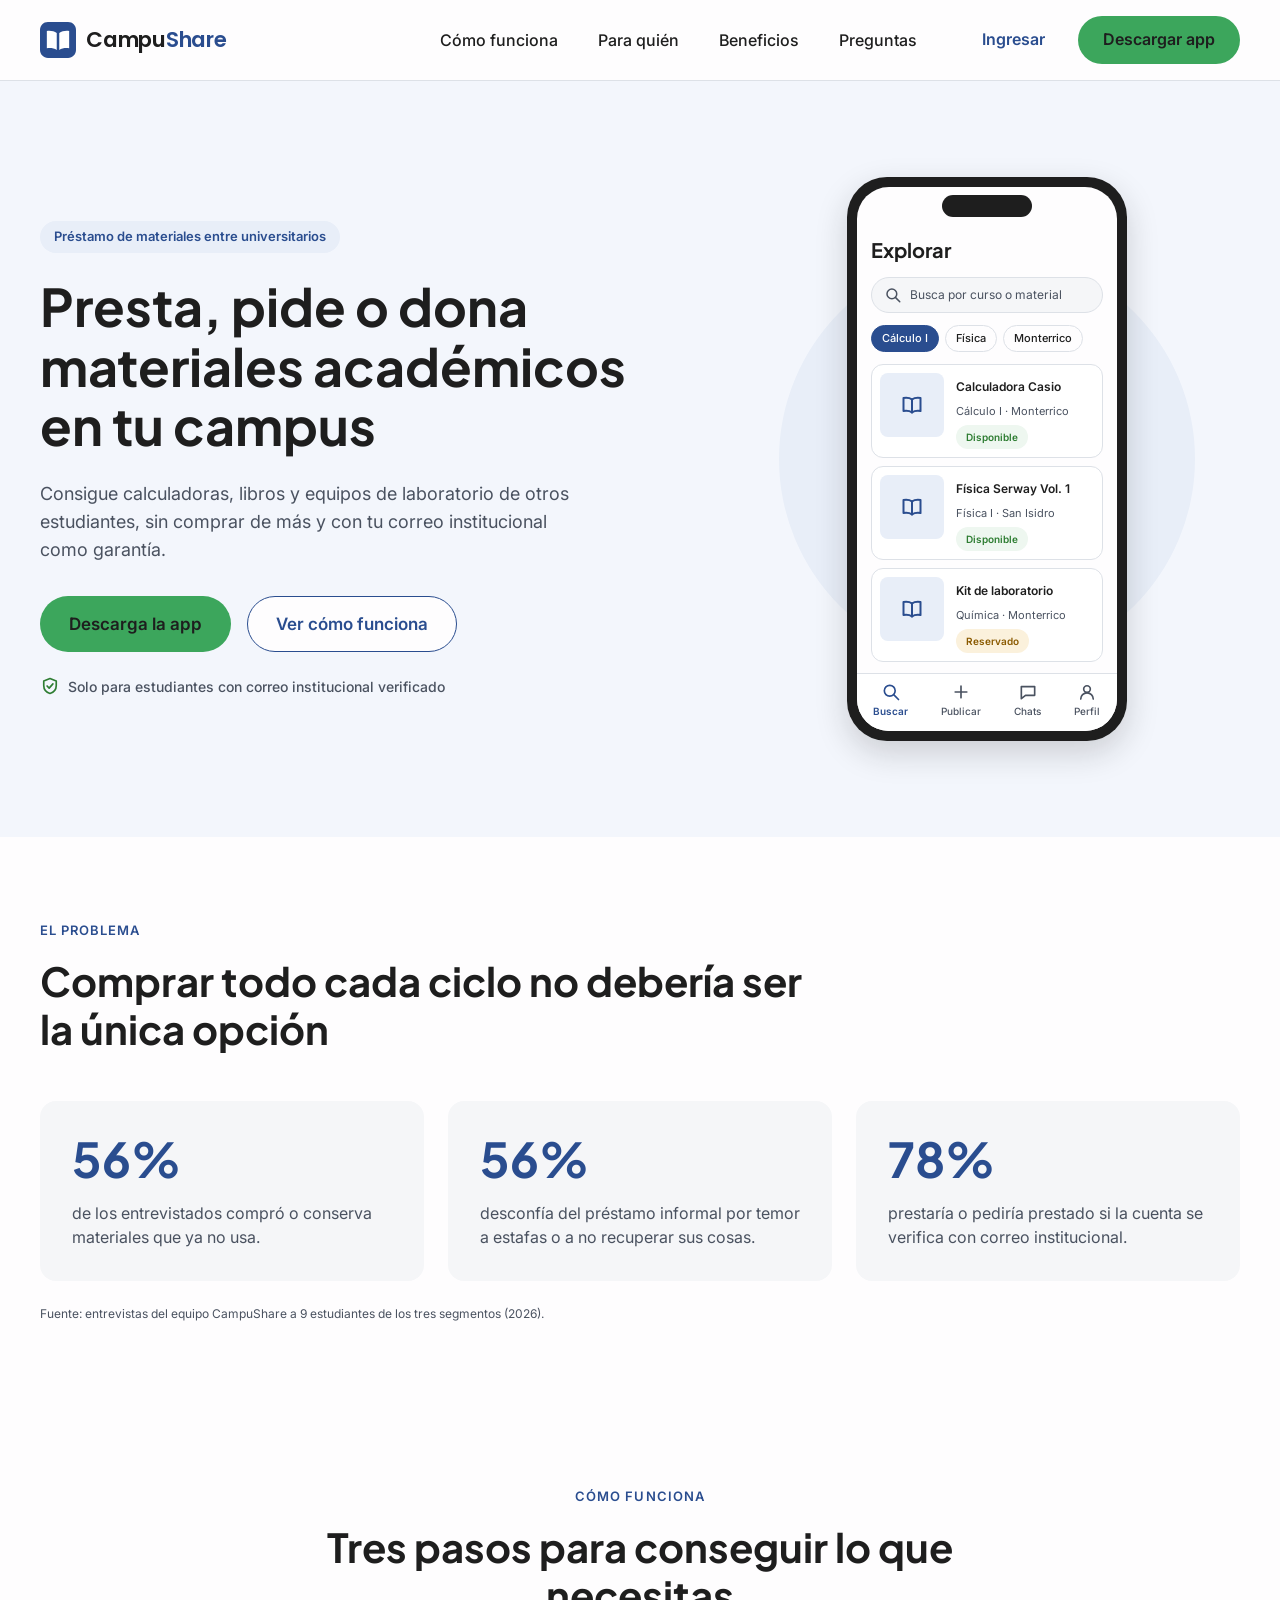
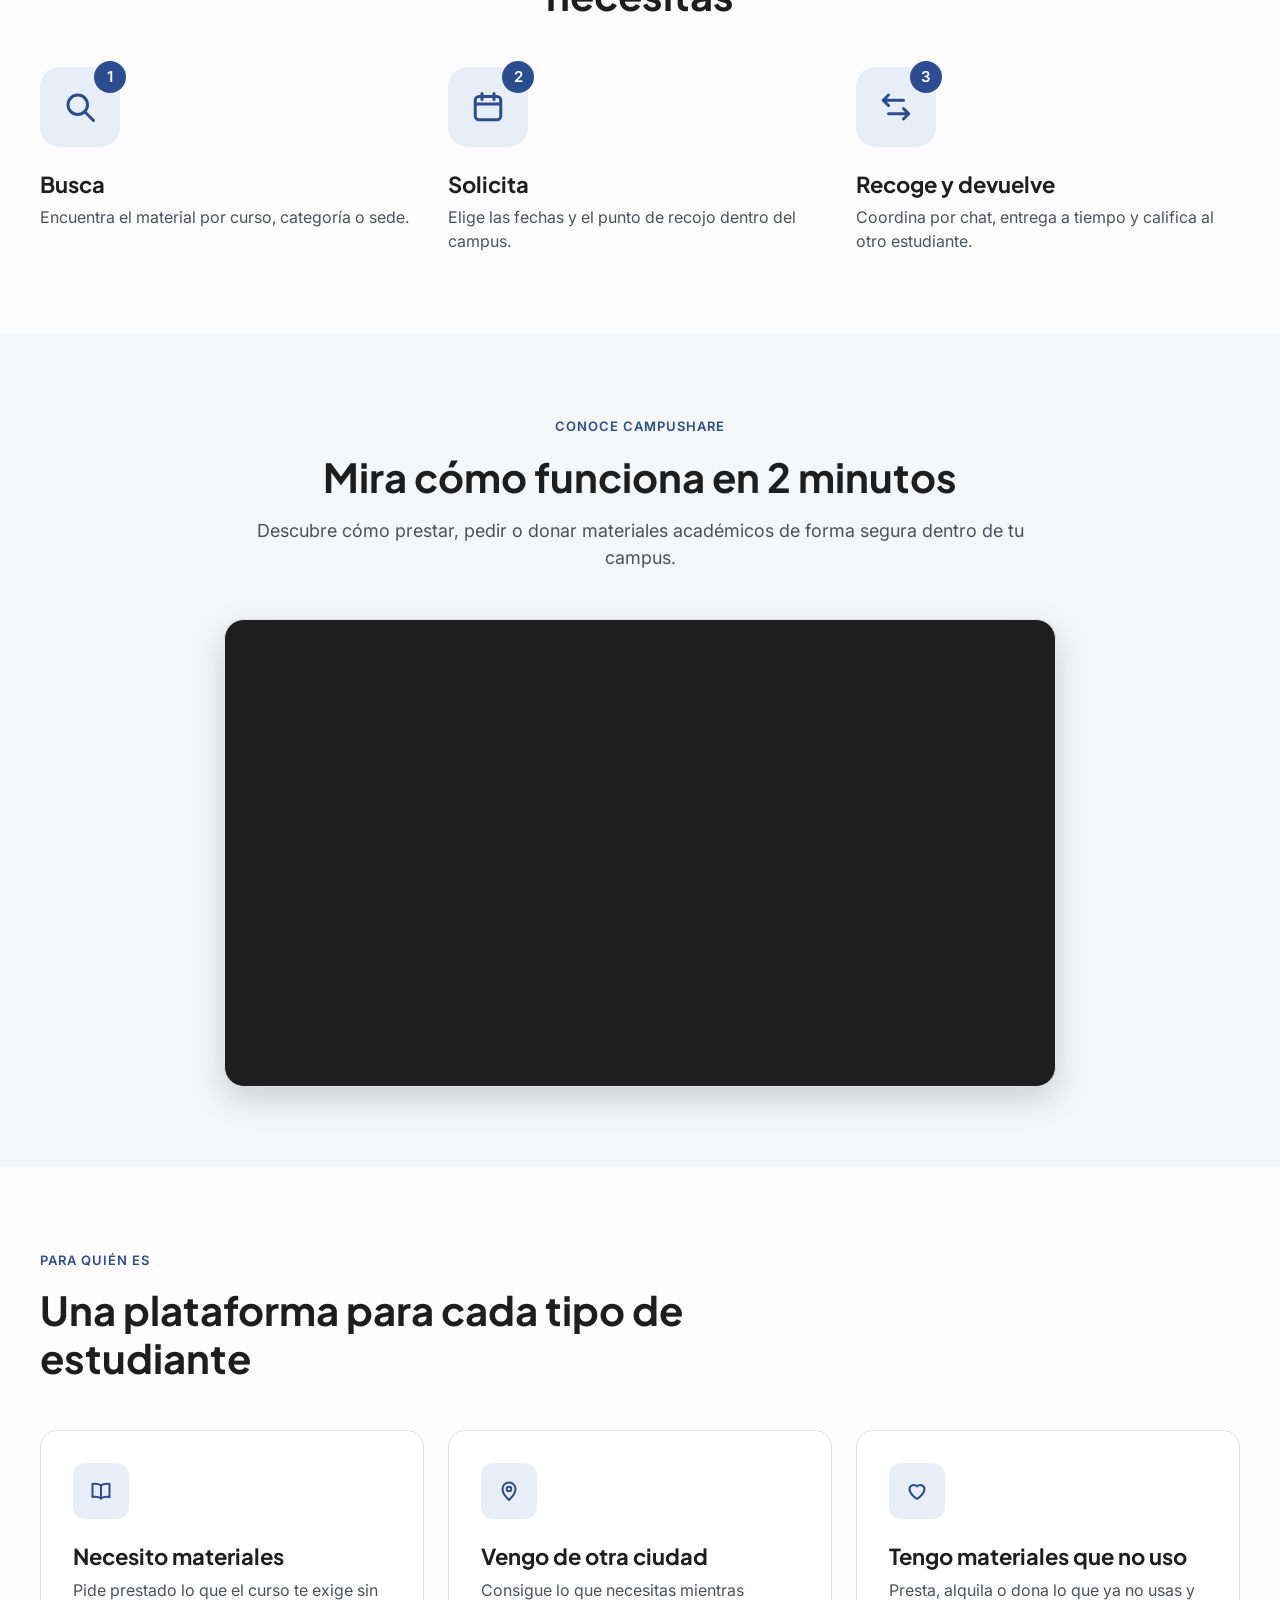
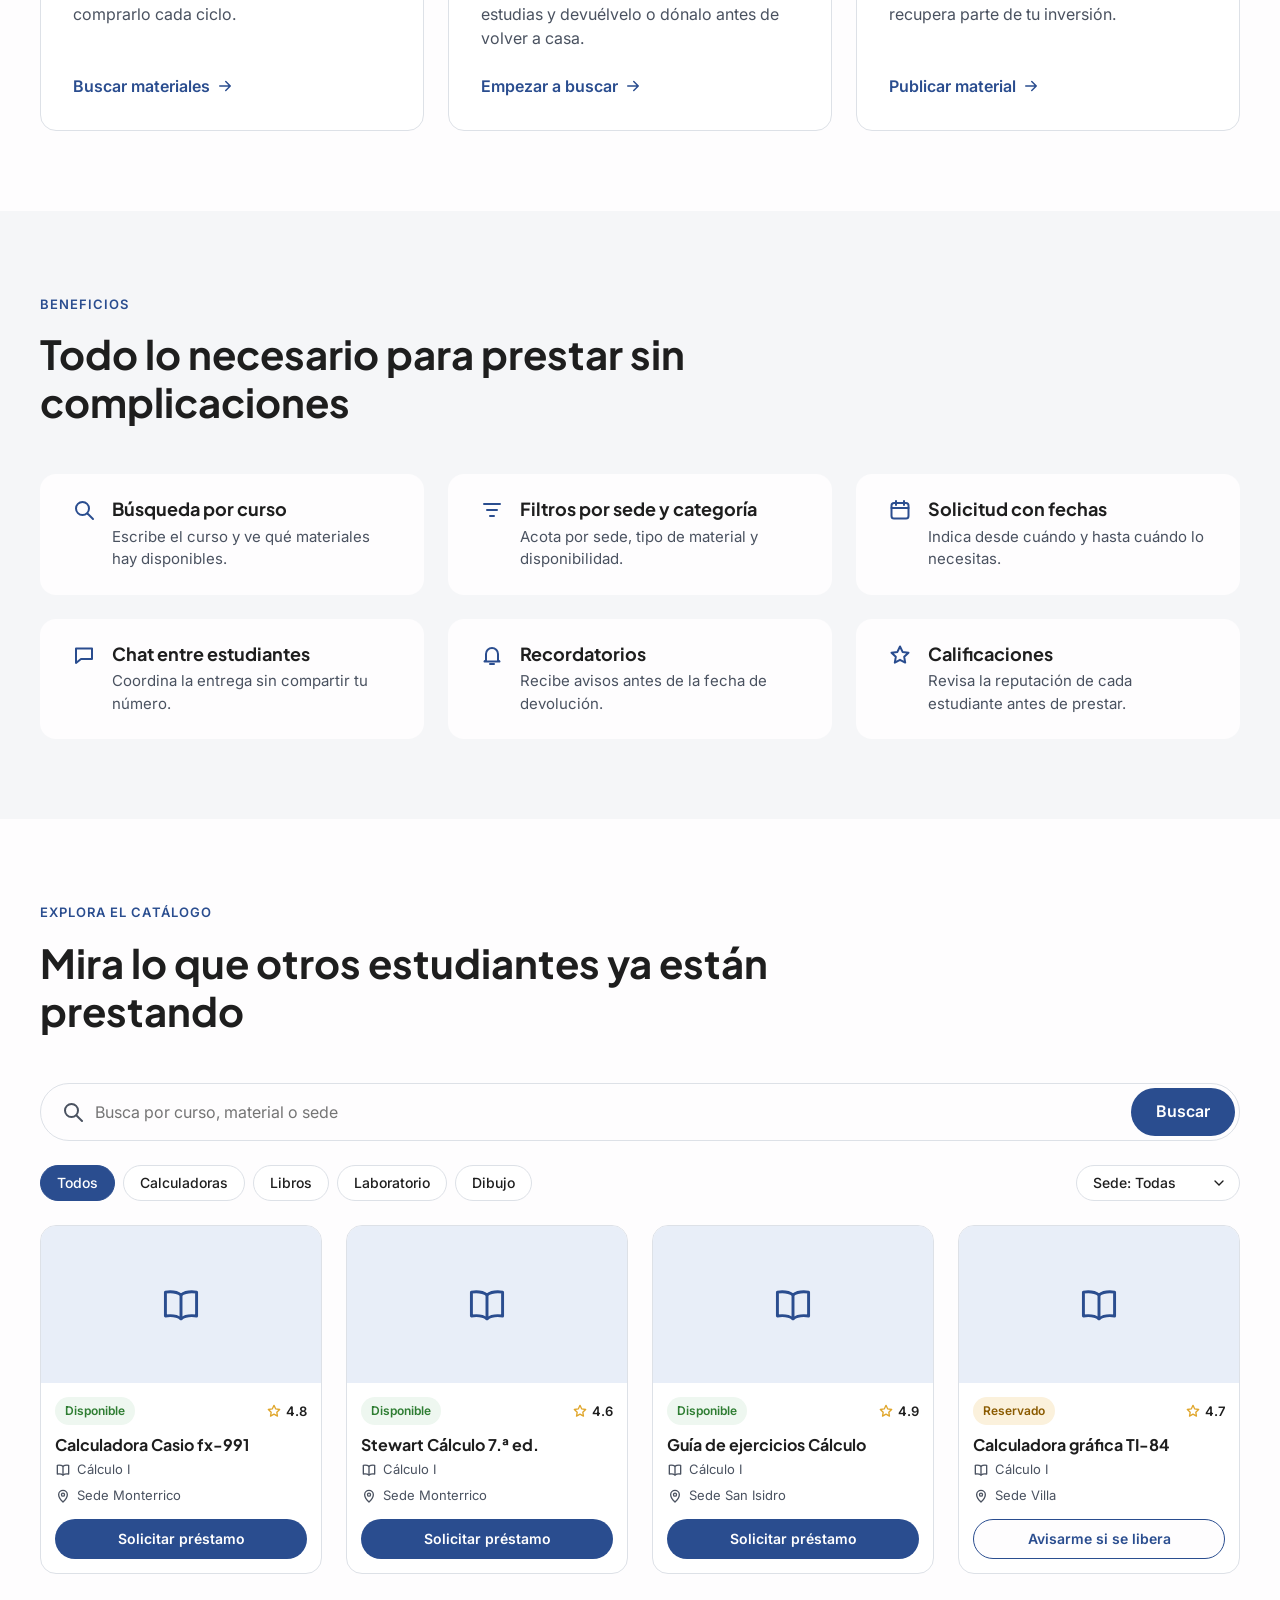
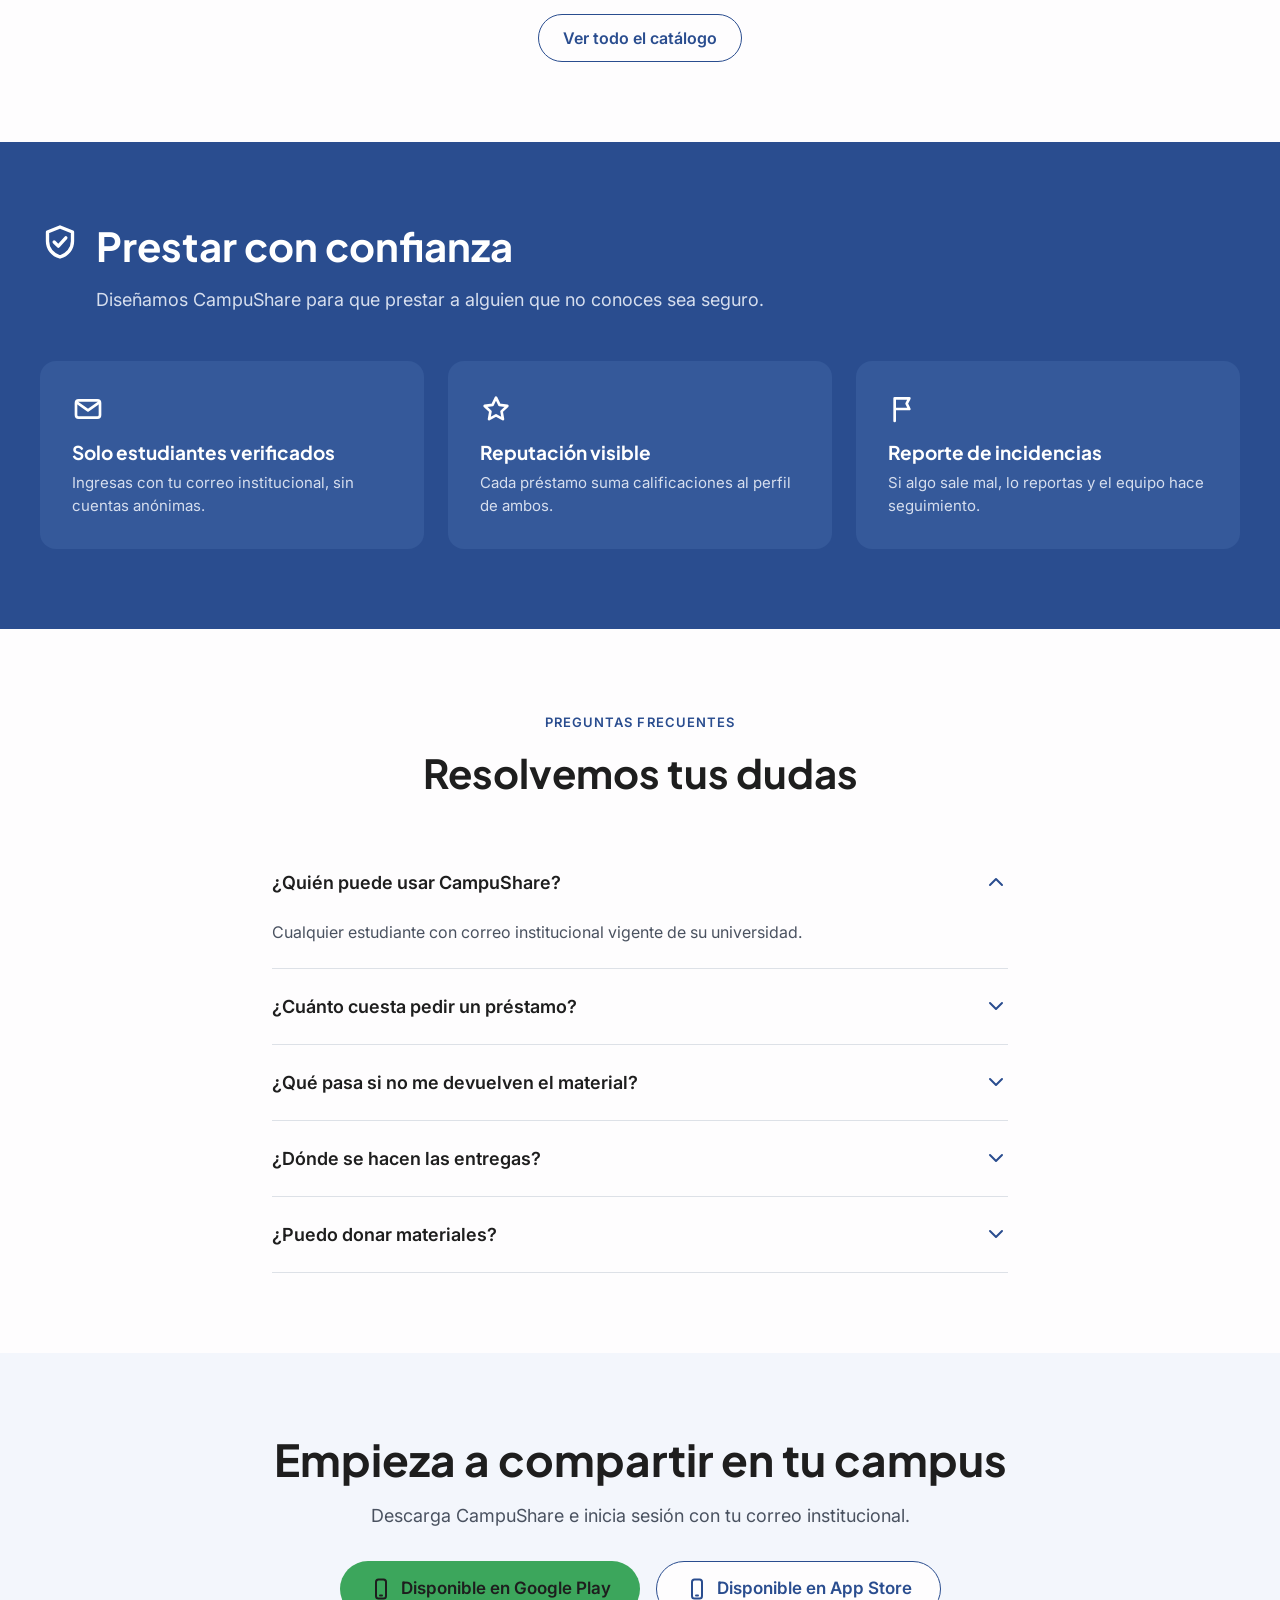
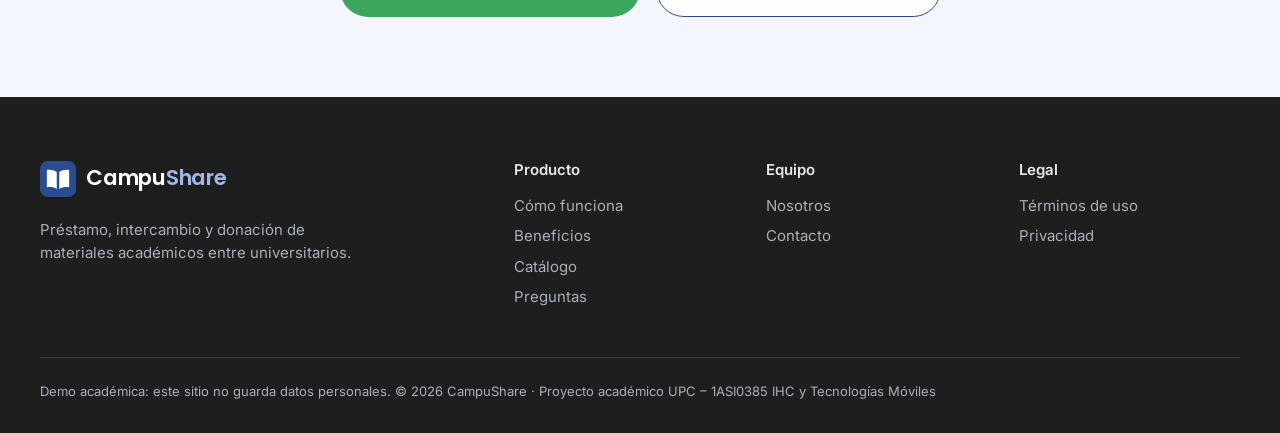
<file: index.html>
<!DOCTYPE html>
<html lang="es">
<head>
  <meta charset="UTF-8">
  <meta name="viewport" content="width=device-width, initial-scale=1.0">
  <meta name="description" content="CampuShare: presta, pide o dona materiales académicos entre estudiantes de tu universidad con tu correo institucional como garantía.">
  <meta name="keywords" content="CampuShare, préstamo de materiales, estudiantes, universidad, calculadora, libros, laboratorio">
  <title>CampuShare | Presta, pide o dona materiales en tu campus</title>
  <link rel="icon" type="image/svg+xml" href="assets/img/favicon.svg">
  <link rel="preconnect" href="https://fonts.googleapis.com">
  <link rel="preconnect" href="https://fonts.gstatic.com" crossorigin>
  <link href="https://fonts.googleapis.com/css2?family=Inter:wght@400;500;600&family=Plus+Jakarta+Sans:wght@600;700&family=Poppins:wght@600&display=swap" rel="stylesheet">
  <link rel="stylesheet" href="assets/css/styles.css">
</head>
<body>
  <!-- icons:start --><svg class="icon-sprite" xmlns="http://www.w3.org/2000/svg" aria-hidden="true" focusable="false" fill="none" stroke="currentColor" stroke-width="2" stroke-linecap="round" stroke-linejoin="round"><symbol id="i-search" viewBox="0 0 24 24"><circle cx="10.5" cy="10.5" r="6.5"/><path d="M15.5 15.5 21 21"/></symbol><symbol id="i-filter" viewBox="0 0 24 24"><path d="M4 6h16M7 12h10M10 18h4"/></symbol><symbol id="i-calendar" viewBox="0 0 24 24"><rect x="3.5" y="5" width="17" height="15.5" rx="2.5"/><path d="M3.5 10h17M8 3v4M16 3v4"/></symbol><symbol id="i-chat" viewBox="0 0 24 24"><path d="M4 5.5h16v10.5H9l-5 4z"/></symbol><symbol id="i-bell" viewBox="0 0 24 24"><path d="M6 17V11a6 6 0 0 1 12 0v6l1.5 1.5h-15z"/><path d="M10 21h4"/></symbol><symbol id="i-star" viewBox="0 0 24 24"><path d="M12 3.5l2.6 5.4 5.9.8-4.3 4.1 1 5.8L12 16.8l-5.2 2.8 1-5.8-4.3-4.1 5.9-.8z"/></symbol><symbol id="i-shield" viewBox="0 0 24 24"><path d="M12 3l7.5 3v5.5c0 4.6-3.1 8.2-7.5 9.5-4.4-1.3-7.5-4.9-7.5-9.5V6z"/><path d="M8.5 12l2.5 2.5 4.5-5"/></symbol><symbol id="i-pin" viewBox="0 0 24 24"><path d="M12 21s-6.5-6-6.5-11a6.5 6.5 0 0 1 13 0c0 5-6.5 11-6.5 11z"/><circle cx="12" cy="10" r="2.3"/></symbol><symbol id="i-book" viewBox="0 0 24 24"><path d="M12 6.5C10 5 7 4.5 3.5 5v13c3.5-.5 6.5 0 8.5 1.5 2-1.5 5-2 8.5-1.5V5C17 4.5 14 5 12 6.5z"/><path d="M12 6.5v13"/></symbol><symbol id="i-chevron" viewBox="0 0 24 24"><path d="M6 9l6 6 6-6"/></symbol><symbol id="i-chevron-right" viewBox="0 0 24 24"><path d="M9 6l6 6-6 6"/></symbol><symbol id="i-menu" viewBox="0 0 24 24"><path d="M4 7h16M4 12h16M4 17h16"/></symbol><symbol id="i-plus" viewBox="0 0 24 24"><path d="M12 5v14M5 12h14"/></symbol><symbol id="i-user" viewBox="0 0 24 24"><circle cx="12" cy="8.5" r="4"/><path d="M4.5 20.5a7.5 7.5 0 0 1 15 0"/></symbol><symbol id="i-mail" viewBox="0 0 24 24"><rect x="3" y="5.5" width="18" height="13" rx="2"/><path d="M3.5 7l8.5 6 8.5-6"/></symbol><symbol id="i-flag" viewBox="0 0 24 24"><path d="M5 21V4M5 4h11l-2 4 2 4H5"/></symbol><symbol id="i-swap" viewBox="0 0 24 24"><path d="M7 4 3.5 7.5 7 11M3.5 7.5H17M17 13l3.5 3.5L17 20M20.5 16.5H7"/></symbol><symbol id="i-heart" viewBox="0 0 24 24"><path d="M12 20s-7.5-4.6-7.5-10A4.3 4.3 0 0 1 12 7.4 4.3 4.3 0 0 1 19.5 10c0 5.4-7.5 10-7.5 10z"/></symbol><symbol id="i-arrow" viewBox="0 0 24 24"><path d="M5 12h14M13 6l6 6-6 6"/></symbol><symbol id="i-check" viewBox="0 0 24 24"><path d="M5 12.5l4.5 4.5L19 7.5"/></symbol><symbol id="i-close" viewBox="0 0 24 24"><path d="M6 6l12 12M18 6L6 18"/></symbol><symbol id="i-send" viewBox="0 0 24 24"><path d="M4.5 12 20 4.5 15.5 19.5 12 13z"/><path d="M12 13 20 4.5"/></symbol><symbol id="i-camera" viewBox="0 0 24 24"><rect x="3" y="7" width="18" height="13" rx="2.5"/><circle cx="12" cy="13.5" r="3.5"/><path d="M8.5 7 10 4.5h4L15.5 7"/></symbol><symbol id="i-clock" viewBox="0 0 24 24"><circle cx="12" cy="12" r="8.5"/><path d="M12 7.5V12l3 2"/></symbol><symbol id="i-info" viewBox="0 0 24 24"><circle cx="12" cy="12" r="8.5"/><path d="M12 11v5M12 8h.01"/></symbol><symbol id="i-block" viewBox="0 0 24 24"><circle cx="12" cy="12" r="8.5"/><path d="M6 6l12 12"/></symbol><symbol id="i-edit" viewBox="0 0 24 24"><path d="M5 19h3.5L18.5 9 15 5.5 5 15.5z"/></symbol><symbol id="i-pause" viewBox="0 0 24 24"><path d="M9 6v12M15 6v12"/></symbol><symbol id="i-play" viewBox="0 0 24 24"><path d="M8 5.5v13l10-6.5z"/></symbol><symbol id="i-trash" viewBox="0 0 24 24"><path d="M5 7h14M10 7V5h4v2M7 7l1 12h8l1-12"/></symbol><symbol id="i-key" viewBox="0 0 24 24"><circle cx="8" cy="12" r="3.5"/><path d="M11.5 12H20M17 12v3"/></symbol><symbol id="i-photo" viewBox="0 0 24 24"><rect x="4" y="5" width="16" height="14" rx="2"/><path d="M4 16l4.5-4.5 4 4 2.5-2.5L20 18"/><circle cx="15.5" cy="9.5" r="1.5"/></symbol><symbol id="i-eye" viewBox="0 0 24 24"><path d="M2.5 12S6 5.5 12 5.5 21.5 12 21.5 12 18 18.5 12 18.5 2.5 12 2.5 12z"/><circle cx="12" cy="12" r="3"/></symbol><symbol id="i-back" viewBox="0 0 24 24"><path d="M19 12H5M11 6l-6 6 6 6"/></symbol><symbol id="i-lock" viewBox="0 0 24 24"><rect x="5" y="10.5" width="14" height="10" rx="2"/><path d="M8 10.5V8a4 4 0 0 1 8 0v2.5"/></symbol><symbol id="i-alert" viewBox="0 0 24 24"><circle cx="12" cy="12" r="8.5"/><path d="M12 7.5v5.5M12 16.2h.01"/></symbol><symbol id="i-logout" viewBox="0 0 24 24"><path d="M10 5H5v14h5M14 8l4 4-4 4M18 12H9"/></symbol><symbol id="i-phone" viewBox="0 0 24 24"><rect x="7" y="2.5" width="10" height="19" rx="2.5"/><path d="M11 18.5h2"/></symbol><symbol id="i-home" viewBox="0 0 24 24"><path d="M4 11 12 4.5 20 11v9h-5.5v-5.5h-5V20H4z"/></symbol></svg><!-- icons:end -->
  <a class="skip-link" href="#main-content">Saltar al contenido principal</a>

  <!-- 01 Header / Navigation -->
  <header class="site-header">
    <div class="container site-header__inner">
      <a class="logo" href="index.html" aria-label="CampuShare, ir al inicio">
        <img src="assets/img/isotipo.svg" alt="" width="36" height="36">
        <span>Campu<span class="logo__accent">Share</span></span>
      </a>

      <button class="menu-toggle" type="button" aria-expanded="false" aria-controls="site-nav" aria-label="Abrir menú de navegación">
        <svg class="icon" aria-hidden="true"><use href="#i-menu"></use></svg>
      </button>

      <nav class="site-nav" id="site-nav" aria-label="Navegación principal">
        <ul class="site-nav__list">
          <li><a class="site-nav__link" href="#how-it-works">Cómo funciona</a></li>
          <li><a class="site-nav__link" href="#audience">Para quién</a></li>
          <li><a class="site-nav__link" href="#benefits">Beneficios</a></li>
          <li><a class="site-nav__link" href="#faq">Preguntas</a></li>
        </ul>
        <div class="site-nav__actions">
          <a class="btn btn--ghost" href="login.html">Ingresar</a>
          <a class="btn btn--cta" href="#download">Descargar app</a>
        </div>
      </nav>
    </div>
  </header>

  <main id="main-content">
    <!-- 02 Hero / Value proposition -->
    <section class="hero" aria-labelledby="hero-title">
      <div class="container hero__inner">
        <div class="hero__content">
          <span class="eyebrow eyebrow--pill">Préstamo de materiales entre universitarios</span>
          <h1 class="hero__title" id="hero-title">Presta, pide o dona materiales académicos en tu campus</h1>
          <p class="hero__lead">Consigue calculadoras, libros y equipos de laboratorio de otros estudiantes, sin comprar de más y con tu correo institucional como garantía.</p>
          <div class="hero__actions">
            <a class="btn btn--cta btn--lg" href="#download">Descarga la app</a>
            <a class="btn btn--secondary btn--lg" href="#how-it-works">Ver cómo funciona</a>
          </div>
          <p class="hero__note">
            <svg class="icon" aria-hidden="true"><use href="#i-shield"></use></svg>
            Solo para estudiantes con correo institucional verificado
          </p>
        </div>

        <div class="hero__visual">
          <figure class="phone" aria-label="Vista previa de la pantalla Explorar de la app CampuShare">
            <div class="phone__screen">
              <p class="phone__title">Explorar</p>
              <div class="phone__search">
                <svg class="icon" aria-hidden="true"><use href="#i-search"></use></svg>
                Busca por curso o material
              </div>
              <div class="phone__chips" aria-hidden="true">
                <span class="phone__chip phone__chip--active">Cálculo I</span>
                <span class="phone__chip">Física</span>
                <span class="phone__chip">Monterrico</span>
              </div>
              <ul class="phone__list">
                <li class="phone__item">
                  <span class="phone__thumb"><svg class="icon" aria-hidden="true"><use href="#i-book"></use></svg></span>
                  <span>
                    <span class="phone__item-title">Calculadora Casio</span><br>
                    <span class="phone__item-meta">Cálculo I · Monterrico</span><br>
                    <span class="badge badge--ok">Disponible</span>
                  </span>
                </li>
                <li class="phone__item">
                  <span class="phone__thumb"><svg class="icon" aria-hidden="true"><use href="#i-book"></use></svg></span>
                  <span>
                    <span class="phone__item-title">Física Serway Vol. 1</span><br>
                    <span class="phone__item-meta">Física I · San Isidro</span><br>
                    <span class="badge badge--ok">Disponible</span>
                  </span>
                </li>
                <li class="phone__item">
                  <span class="phone__thumb"><svg class="icon" aria-hidden="true"><use href="#i-book"></use></svg></span>
                  <span>
                    <span class="phone__item-title">Kit de laboratorio</span><br>
                    <span class="phone__item-meta">Química · Monterrico</span><br>
                    <span class="badge badge--warn">Reservado</span>
                  </span>
                </li>
              </ul>
              <div class="phone__tabbar" aria-hidden="true">
                <span class="phone__tab phone__tab--active"><svg class="icon"><use href="#i-search"></use></svg>Buscar</span>
                <span class="phone__tab"><svg class="icon"><use href="#i-plus"></use></svg>Publicar</span>
                <span class="phone__tab"><svg class="icon"><use href="#i-chat"></use></svg>Chats</span>
                <span class="phone__tab"><svg class="icon"><use href="#i-user"></use></svg>Perfil</span>
              </div>
            </div>
          </figure>
        </div>
      </div>
    </section>

    <!-- 03 Problem / Data -->
    <section class="section" aria-labelledby="problem-title">
      <div class="container">
        <div class="section__header">
          <span class="eyebrow">El problema</span>
          <h2 class="section__title" id="problem-title">Comprar todo cada ciclo no debería ser la única opción</h2>
        </div>
        <ul class="stats">
          <li class="stat">
            <strong class="stat__value">56%</strong>
            <p class="stat__text">de los entrevistados compró o conserva materiales que ya no usa.</p>
          </li>
          <li class="stat">
            <strong class="stat__value">56%</strong>
            <p class="stat__text">desconfía del préstamo informal por temor a estafas o a no recuperar sus cosas.</p>
          </li>
          <li class="stat">
            <strong class="stat__value">78%</strong>
            <p class="stat__text">prestaría o pediría prestado si la cuenta se verifica con correo institucional.</p>
          </li>
        </ul>
        <p class="source-note">Fuente: entrevistas del equipo CampuShare a 9 estudiantes de los tres segmentos (2026).</p>
      </div>
    </section>

    <!-- 04 How it works / Steps -->
    <section class="section" id="how-it-works" aria-labelledby="steps-title">
      <div class="container">
        <div class="section__header section__header--center">
          <span class="eyebrow">Cómo funciona</span>
          <h2 class="section__title" id="steps-title">Tres pasos para conseguir lo que necesitas</h2>
        </div>
        <ol class="steps">
          <li class="step">
            <div class="step__icon">
              <svg class="icon" aria-hidden="true"><use href="#i-search"></use></svg>
              <span class="step__number" aria-hidden="true">1</span>
            </div>
            <h3 class="step__title">Busca</h3>
            <p class="step__text">Encuentra el material por curso, categoría o sede.</p>
          </li>
          <li class="step">
            <div class="step__icon">
              <svg class="icon" aria-hidden="true"><use href="#i-calendar"></use></svg>
              <span class="step__number" aria-hidden="true">2</span>
            </div>
            <h3 class="step__title">Solicita</h3>
            <p class="step__text">Elige las fechas y el punto de recojo dentro del campus.</p>
          </li>
          <li class="step">
            <div class="step__icon">
              <svg class="icon" aria-hidden="true"><use href="#i-swap"></use></svg>
              <span class="step__number" aria-hidden="true">3</span>
            </div>
            <h3 class="step__title">Recoge y devuelve</h3>
            <p class="step__text">Coordina por chat, entrega a tiempo y califica al otro estudiante.</p>
          </li>
        </ol>
      </div>
    </section>
    
    <!-- 04b Video About-the-Product -->
    <section class="section section--alt" id="product-video" aria-labelledby="video-title">
      <div class="container">
        <div class="section__header section__header--center">
          <span class="eyebrow">Conoce CampuShare</span>
          <h2 class="section__title" id="video-title">Mira cómo funciona en 2 minutos</h2>
          <p class="section__lead">Descubre cómo prestar, pedir o donar materiales académicos de forma segura dentro de tu campus.</p>
        </div>

        <div class="video-frame">
          <iframe
            src="https://www.youtube.com/embed/UFVu5SeHEK4"
            title="Video promocional de CampuShare: Presta, pide o dona materiales académicos en tu campus"
            loading="lazy"
            allow="accelerometer; autoplay; clipboard-write; encrypted-media; gyroscope; picture-in-picture; web-share"
            referrerpolicy="strict-origin-when-cross-origin"
            allowfullscreen>
          </iframe>
        </div>
      </div>
    </section>
    
    <!-- 05 Audience / Segments -->
    <section class="section" id="audience" aria-labelledby="audience-title">
      <div class="container">
        <div class="section__header">
          <span class="eyebrow">Para quién es</span>
          <h2 class="section__title" id="audience-title">Una plataforma para cada tipo de estudiante</h2>
        </div>
        <div class="segments">
          <article class="segment">
            <span class="segment__icon"><svg class="icon" aria-hidden="true"><use href="#i-book"></use></svg></span>
            <h3 class="segment__title">Necesito materiales</h3>
            <p class="segment__text">Pide prestado lo que el curso te exige sin comprarlo cada ciclo.</p>
            <a class="text-link" href="app.html#catalog">Buscar materiales <svg class="icon" aria-hidden="true"><use href="#i-arrow"></use></svg></a>
          </article>
          <article class="segment">
            <span class="segment__icon"><svg class="icon" aria-hidden="true"><use href="#i-pin"></use></svg></span>
            <h3 class="segment__title">Vengo de otra ciudad</h3>
            <p class="segment__text">Consigue lo que necesitas mientras estudias y devuélvelo o dónalo antes de volver a casa.</p>
            <a class="text-link" href="app.html#catalog">Empezar a buscar <svg class="icon" aria-hidden="true"><use href="#i-arrow"></use></svg></a>
          </article>
          <article class="segment">
            <span class="segment__icon"><svg class="icon" aria-hidden="true"><use href="#i-heart"></use></svg></span>
            <h3 class="segment__title">Tengo materiales que no uso</h3>
            <p class="segment__text">Presta, alquila o dona lo que ya no usas y recupera parte de tu inversión.</p>
            <a class="text-link" href="app.html#publish">Publicar material <svg class="icon" aria-hidden="true"><use href="#i-arrow"></use></svg></a>
          </article>
        </div>
      </div>
    </section>

    <!-- 06 Benefits / Features -->
    <section class="section section--alt" id="benefits" aria-labelledby="benefits-title">
      <div class="container">
        <div class="section__header">
          <span class="eyebrow">Beneficios</span>
          <h2 class="section__title" id="benefits-title">Todo lo necesario para prestar sin complicaciones</h2>
        </div>
        <ul class="features">
          <li class="feature">
            <svg class="icon feature__icon" aria-hidden="true"><use href="#i-search"></use></svg>
            <div>
              <h3 class="feature__title">Búsqueda por curso</h3>
              <p class="feature__text">Escribe el curso y ve qué materiales hay disponibles.</p>
            </div>
          </li>
          <li class="feature">
            <svg class="icon feature__icon" aria-hidden="true"><use href="#i-filter"></use></svg>
            <div>
              <h3 class="feature__title">Filtros por sede y categoría</h3>
              <p class="feature__text">Acota por sede, tipo de material y disponibilidad.</p>
            </div>
          </li>
          <li class="feature">
            <svg class="icon feature__icon" aria-hidden="true"><use href="#i-calendar"></use></svg>
            <div>
              <h3 class="feature__title">Solicitud con fechas</h3>
              <p class="feature__text">Indica desde cuándo y hasta cuándo lo necesitas.</p>
            </div>
          </li>
          <li class="feature">
            <svg class="icon feature__icon" aria-hidden="true"><use href="#i-chat"></use></svg>
            <div>
              <h3 class="feature__title">Chat entre estudiantes</h3>
              <p class="feature__text">Coordina la entrega sin compartir tu número.</p>
            </div>
          </li>
          <li class="feature">
            <svg class="icon feature__icon" aria-hidden="true"><use href="#i-bell"></use></svg>
            <div>
              <h3 class="feature__title">Recordatorios</h3>
              <p class="feature__text">Recibe avisos antes de la fecha de devolución.</p>
            </div>
          </li>
          <li class="feature">
            <svg class="icon feature__icon" aria-hidden="true"><use href="#i-star"></use></svg>
            <div>
              <h3 class="feature__title">Calificaciones</h3>
              <p class="feature__text">Revisa la reputación de cada estudiante antes de prestar.</p>
            </div>
          </li>
        </ul>
      </div>
    </section>

    <!-- 07 Catalog preview / Demo -->
    <section class="section" id="catalog" aria-labelledby="catalog-title">
      <div class="container">
        <div class="section__header">
          <span class="eyebrow">Explora el catálogo</span>
          <h2 class="section__title" id="catalog-title">Mira lo que otros estudiantes ya están prestando</h2>
        </div>

        <form class="catalog-preview__toolbar" id="preview-search" role="search" aria-label="Buscar en el catálogo">
          <div class="search-field">
            <svg class="icon" aria-hidden="true"><use href="#i-search"></use></svg>
            <label class="visually-hidden" for="preview-query">Buscar por curso, material o sede</label>
            <input type="search" id="preview-query" name="query" placeholder="Busca por curso, material o sede" autocomplete="off">
            <button class="btn btn--primary" type="submit">Buscar</button>
          </div>
        </form>

        <div class="chip-row" role="group" aria-label="Filtrar por categoría">
          <button class="chip" type="button" data-category="all" aria-pressed="true">Todos</button>
          <button class="chip" type="button" data-category="Calculadoras" aria-pressed="false">Calculadoras</button>
          <button class="chip" type="button" data-category="Libros" aria-pressed="false">Libros</button>
          <button class="chip" type="button" data-category="Laboratorio" aria-pressed="false">Laboratorio</button>
          <button class="chip" type="button" data-category="Dibujo" aria-pressed="false">Dibujo</button>
          <label class="chip-row__end">
            <span class="visually-hidden">Sede</span>
            <select class="select" id="preview-campus">
              <option value="all" selected>Sede: Todas</option>
              <option value="Monterrico">Sede: Monterrico</option>
              <option value="San Isidro">Sede: San Isidro</option>
              <option value="Villa">Sede: Villa</option>
            </select>
          </label>
        </div>

        <p class="visually-hidden" id="preview-status" aria-live="polite"></p>
        <ul class="catalog-grid" id="preview-grid" aria-label="Materiales publicados">
          <!-- Rendered by assets/js/main.js (falls back to these static cards without JavaScript) -->
          <li class="material-card">
            <div class="material-card__media"><svg class="icon" aria-hidden="true"><use href="#i-book"></use></svg></div>
            <div class="material-card__body">
              <div class="material-card__top"><span class="badge badge--ok">Disponible</span><span class="rating"><svg class="icon" aria-hidden="true"><use href="#i-star"></use></svg>4.8</span></div>
              <h3 class="material-card__title">Calculadora Casio fx-991</h3>
              <p class="material-card__meta">Cálculo I · Sede Monterrico</p>
              <div class="material-card__actions"><a class="btn btn--primary btn--sm btn--block" href="login.html">Solicitar préstamo</a></div>
            </div>
          </li>
        </ul>

        <div class="catalog-preview__more">
          <a class="btn btn--secondary" href="app.html#catalog">Ver todo el catálogo</a>
        </div>
      </div>
    </section>

    <!-- 08 Trust / Safety -->
    <section class="section trust" aria-labelledby="trust-title">
      <div class="container">
        <div class="trust__header">
          <svg class="icon" aria-hidden="true"><use href="#i-shield"></use></svg>
          <div>
            <h2 class="section__title" id="trust-title">Prestar con confianza</h2>
            <p class="trust__lead">Diseñamos CampuShare para que prestar a alguien que no conoces sea seguro.</p>
          </div>
        </div>
        <ul class="trust__grid">
          <li class="trust-card">
            <svg class="icon icon--lg" aria-hidden="true"><use href="#i-mail"></use></svg>
            <h3 class="trust-card__title">Solo estudiantes verificados</h3>
            <p class="trust-card__text">Ingresas con tu correo institucional, sin cuentas anónimas.</p>
          </li>
          <li class="trust-card">
            <svg class="icon icon--lg" aria-hidden="true"><use href="#i-star"></use></svg>
            <h3 class="trust-card__title">Reputación visible</h3>
            <p class="trust-card__text">Cada préstamo suma calificaciones al perfil de ambos.</p>
          </li>
          <li class="trust-card">
            <svg class="icon icon--lg" aria-hidden="true"><use href="#i-flag"></use></svg>
            <h3 class="trust-card__title">Reporte de incidencias</h3>
            <p class="trust-card__text">Si algo sale mal, lo reportas y el equipo hace seguimiento.</p>
          </li>
        </ul>
      </div>
    </section>

    <!-- 09 FAQ -->
    <section class="section" id="faq" aria-labelledby="faq-title">
      <div class="container">
        <div class="section__header section__header--center">
          <span class="eyebrow">Preguntas frecuentes</span>
          <h2 class="section__title" id="faq-title">Resolvemos tus dudas</h2>
        </div>
        <div class="faq">
          <details class="faq__item" open>
            <summary class="faq__question">¿Quién puede usar CampuShare?<svg class="icon" aria-hidden="true"><use href="#i-chevron"></use></svg></summary>
            <p class="faq__answer">Cualquier estudiante con correo institucional vigente de su universidad.</p>
          </details>
          <details class="faq__item">
            <summary class="faq__question">¿Cuánto cuesta pedir un préstamo?<svg class="icon" aria-hidden="true"><use href="#i-chevron"></use></svg></summary>
            <p class="faq__answer">Nada. El préstamo y la donación entre estudiantes son gratuitos; solo el alquiler de materiales podría tener un costo acordado por quien lo ofrece.</p>
          </details>
          <details class="faq__item">
            <summary class="faq__question">¿Qué pasa si no me devuelven el material?<svg class="icon" aria-hidden="true"><use href="#i-chevron"></use></svg></summary>
            <p class="faq__answer">Reportas la incidencia desde el trato, puedes bloquear al usuario y el equipo de moderación atiende el caso en menos de 24 horas. La incidencia queda en su historial.</p>
          </details>
          <details class="faq__item">
            <summary class="faq__question">¿Dónde se hacen las entregas?<svg class="icon" aria-hidden="true"><use href="#i-chevron"></use></svg></summary>
            <p class="faq__answer">En puntos seguros y señalizados de tu campus, como la biblioteca o la cafetería, en la franja horaria que coincida con el horario de clases de ambos.</p>
          </details>
          <details class="faq__item">
            <summary class="faq__question">¿Puedo donar materiales?<svg class="icon" aria-hidden="true"><use href="#i-chevron"></use></svg></summary>
            <p class="faq__answer">Sí. Al publicar eliges la modalidad: préstamo, donación o intercambio.</p>
          </details>
        </div>
      </div>
    </section>

    <!-- 10 Final CTA / Download -->
    <section class="section cta-final" id="download" aria-labelledby="download-title">
      <div class="container">
        <h2 class="cta-final__title" id="download-title">Empieza a compartir en tu campus</h2>
        <p class="section__lead">Descarga CampuShare e inicia sesión con tu correo institucional.</p>
        <div class="cta-final__actions">
          <a class="btn btn--cta btn--lg" href="login.html"><svg class="icon" aria-hidden="true"><use href="#i-phone"></use></svg>Disponible en Google Play</a>
          <a class="btn btn--secondary btn--lg" href="login.html"><svg class="icon" aria-hidden="true"><use href="#i-phone"></use></svg>Disponible en App Store</a>
        </div>
      </div>
    </section>
  </main>

  <!-- 11 Footer -->
  <footer class="site-footer">
    <div class="container">
      <div class="site-footer__grid">
        <div class="site-footer__brand">
          <a class="logo logo--light" href="index.html" aria-label="CampuShare, ir al inicio">
            <img src="assets/img/isotipo.svg" alt="" width="36" height="36">
            <span>Campu<span class="logo__accent">Share</span></span>
          </a>
          <p class="site-footer__about">Préstamo, intercambio y donación de materiales académicos entre universitarios.</p>
        </div>
        <nav aria-label="Producto">
          <h2 class="site-footer__title">Producto</h2>
          <ul class="site-footer__links">
            <li><a href="#how-it-works">Cómo funciona</a></li>
            <li><a href="#benefits">Beneficios</a></li>
            <li><a href="#catalog">Catálogo</a></li>
            <li><a href="#faq">Preguntas</a></li>
          </ul>
        </nav>
        <nav aria-label="Equipo">
          <h2 class="site-footer__title">Equipo</h2>
          <ul class="site-footer__links">
            <li><a href="#audience">Nosotros</a></li>
            <li><a href="mailto:contacto@campushare.pe">Contacto</a></li>
          </ul>
        </nav>
        <nav aria-label="Legal">
          <h2 class="site-footer__title">Legal</h2>
          <ul class="site-footer__links">
            <li><a href="#legal">Términos de uso</a></li>
            <li><a href="#legal">Privacidad</a></li>
          </ul>
        </nav>
      </div>
      <p class="site-footer__bottom" id="legal">Demo académica: este sitio no guarda datos personales. © 2026 CampuShare · Proyecto académico UPC – 1ASI0385 IHC y Tecnologías Móviles</p>
    </div>
  </footer>

  <div class="toast-region" id="toast-region" role="status" aria-live="polite"></div>
  <script src="assets/js/data.js"></script>
  <script src="assets/js/main.js"></script>
</body>
</html>
</file>
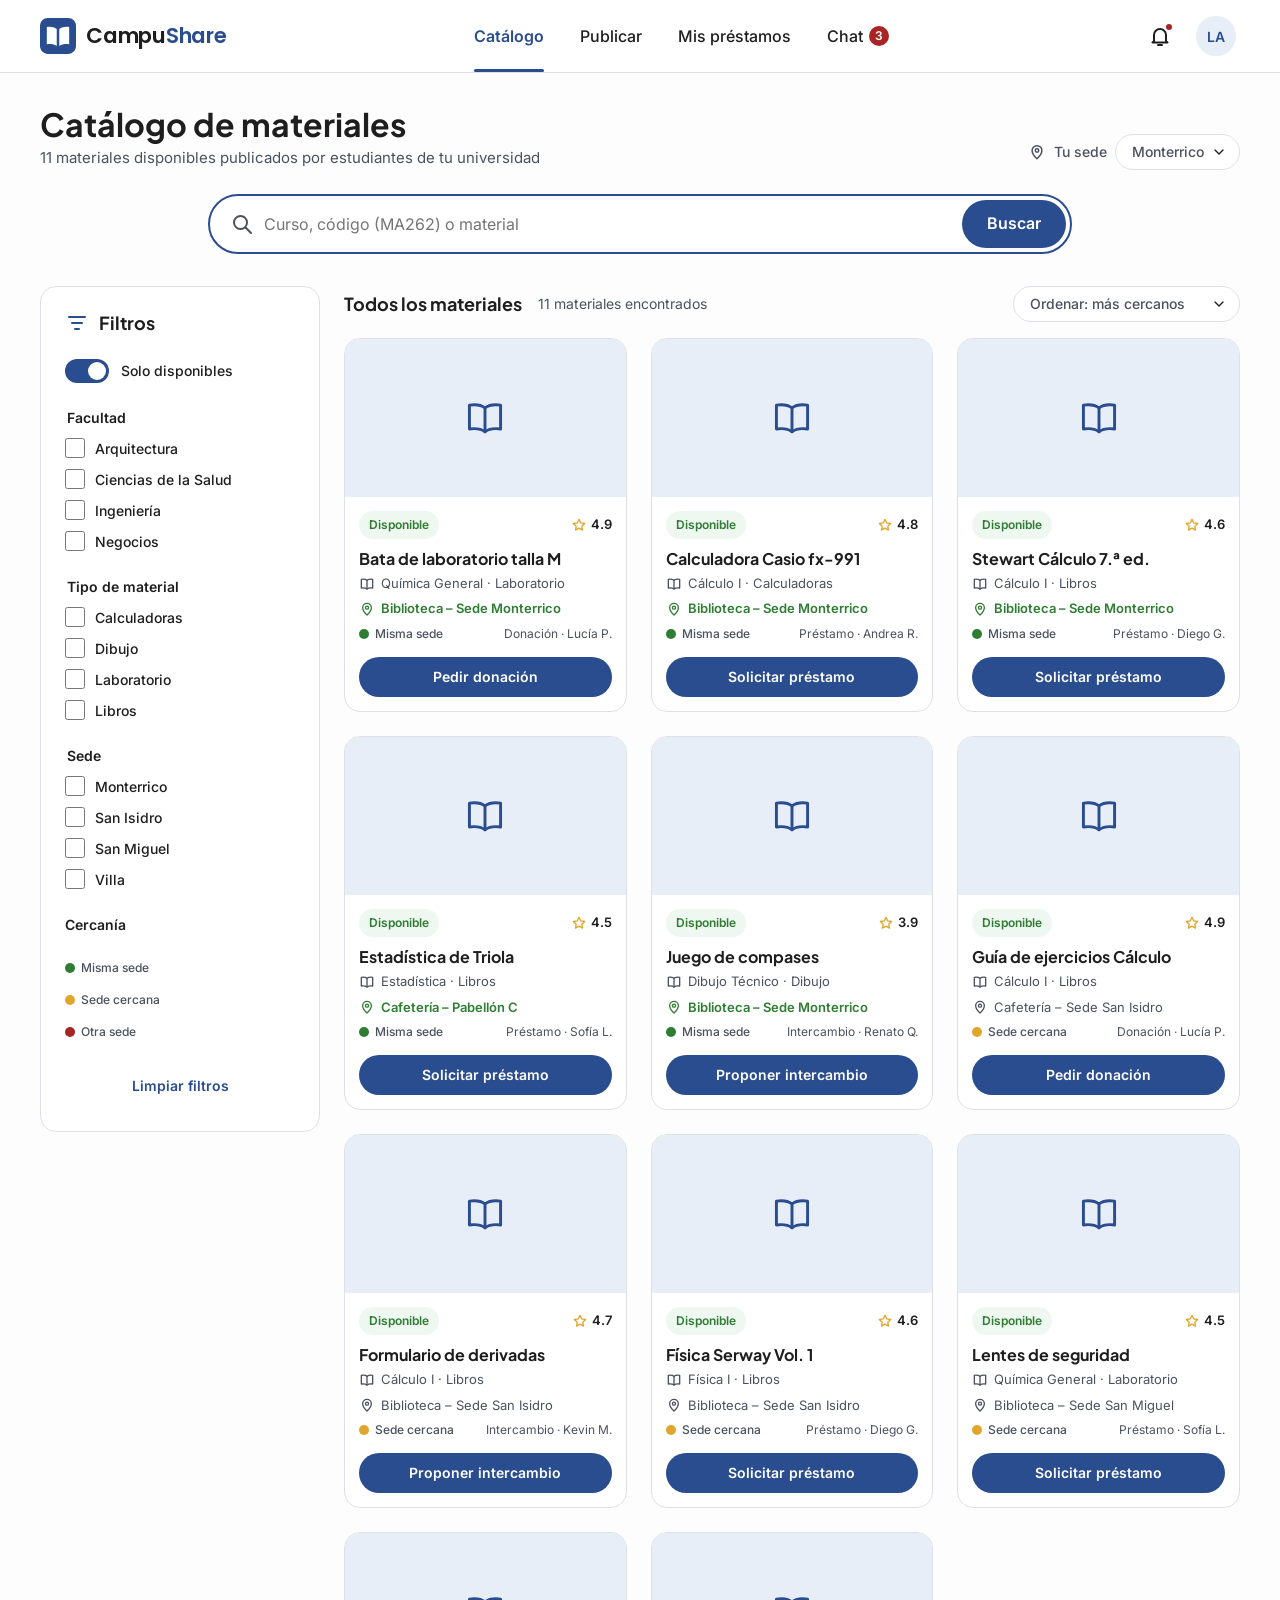
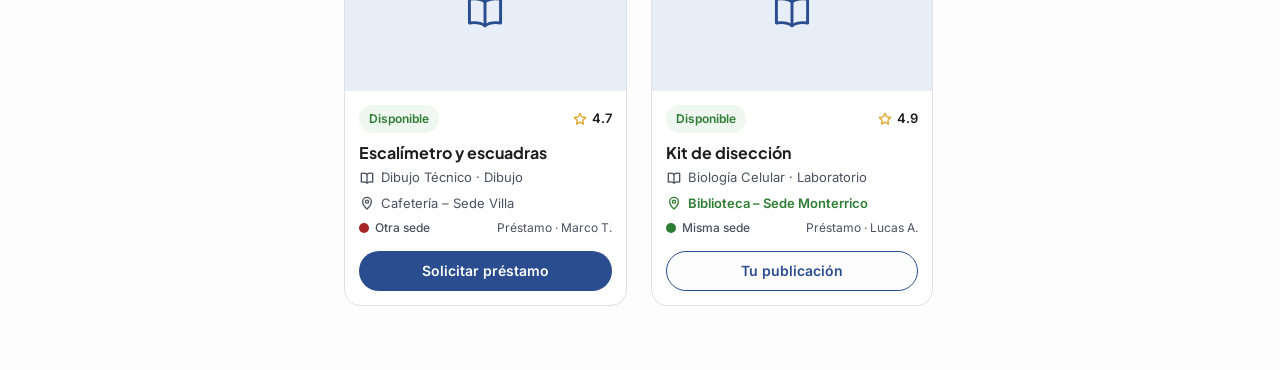
<file: app.html>
<!DOCTYPE html>
<html lang="es">
<head>
  <meta charset="UTF-8">
  <meta name="viewport" content="width=device-width, initial-scale=1.0">
  <meta name="description" content="Demo funcional de CampuShare: catálogo, publicación, préstamos y chat entre estudiantes.">
  <title>Demo CampuShare | Catálogo de materiales</title>
  <link rel="icon" type="image/svg+xml" href="assets/img/favicon.svg">
  <link rel="preconnect" href="https://fonts.googleapis.com">
  <link rel="preconnect" href="https://fonts.gstatic.com" crossorigin>
  <link href="https://fonts.googleapis.com/css2?family=Inter:wght@400;500;600&family=Plus+Jakarta+Sans:wght@600;700&family=Poppins:wght@600&display=swap" rel="stylesheet">
  <link rel="stylesheet" href="assets/css/styles.css">
  <link rel="stylesheet" href="assets/css/app.css">
</head>
<body class="app-page">
  <!-- icons:start --><svg class="icon-sprite" xmlns="http://www.w3.org/2000/svg" aria-hidden="true" focusable="false" fill="none" stroke="currentColor" stroke-width="2" stroke-linecap="round" stroke-linejoin="round"><symbol id="i-search" viewBox="0 0 24 24"><circle cx="10.5" cy="10.5" r="6.5"/><path d="M15.5 15.5 21 21"/></symbol><symbol id="i-filter" viewBox="0 0 24 24"><path d="M4 6h16M7 12h10M10 18h4"/></symbol><symbol id="i-calendar" viewBox="0 0 24 24"><rect x="3.5" y="5" width="17" height="15.5" rx="2.5"/><path d="M3.5 10h17M8 3v4M16 3v4"/></symbol><symbol id="i-chat" viewBox="0 0 24 24"><path d="M4 5.5h16v10.5H9l-5 4z"/></symbol><symbol id="i-bell" viewBox="0 0 24 24"><path d="M6 17V11a6 6 0 0 1 12 0v6l1.5 1.5h-15z"/><path d="M10 21h4"/></symbol><symbol id="i-star" viewBox="0 0 24 24"><path d="M12 3.5l2.6 5.4 5.9.8-4.3 4.1 1 5.8L12 16.8l-5.2 2.8 1-5.8-4.3-4.1 5.9-.8z"/></symbol><symbol id="i-shield" viewBox="0 0 24 24"><path d="M12 3l7.5 3v5.5c0 4.6-3.1 8.2-7.5 9.5-4.4-1.3-7.5-4.9-7.5-9.5V6z"/><path d="M8.5 12l2.5 2.5 4.5-5"/></symbol><symbol id="i-pin" viewBox="0 0 24 24"><path d="M12 21s-6.5-6-6.5-11a6.5 6.5 0 0 1 13 0c0 5-6.5 11-6.5 11z"/><circle cx="12" cy="10" r="2.3"/></symbol><symbol id="i-book" viewBox="0 0 24 24"><path d="M12 6.5C10 5 7 4.5 3.5 5v13c3.5-.5 6.5 0 8.5 1.5 2-1.5 5-2 8.5-1.5V5C17 4.5 14 5 12 6.5z"/><path d="M12 6.5v13"/></symbol><symbol id="i-chevron" viewBox="0 0 24 24"><path d="M6 9l6 6 6-6"/></symbol><symbol id="i-chevron-right" viewBox="0 0 24 24"><path d="M9 6l6 6-6 6"/></symbol><symbol id="i-menu" viewBox="0 0 24 24"><path d="M4 7h16M4 12h16M4 17h16"/></symbol><symbol id="i-plus" viewBox="0 0 24 24"><path d="M12 5v14M5 12h14"/></symbol><symbol id="i-user" viewBox="0 0 24 24"><circle cx="12" cy="8.5" r="4"/><path d="M4.5 20.5a7.5 7.5 0 0 1 15 0"/></symbol><symbol id="i-mail" viewBox="0 0 24 24"><rect x="3" y="5.5" width="18" height="13" rx="2"/><path d="M3.5 7l8.5 6 8.5-6"/></symbol><symbol id="i-flag" viewBox="0 0 24 24"><path d="M5 21V4M5 4h11l-2 4 2 4H5"/></symbol><symbol id="i-swap" viewBox="0 0 24 24"><path d="M7 4 3.5 7.5 7 11M3.5 7.5H17M17 13l3.5 3.5L17 20M20.5 16.5H7"/></symbol><symbol id="i-heart" viewBox="0 0 24 24"><path d="M12 20s-7.5-4.6-7.5-10A4.3 4.3 0 0 1 12 7.4 4.3 4.3 0 0 1 19.5 10c0 5.4-7.5 10-7.5 10z"/></symbol><symbol id="i-arrow" viewBox="0 0 24 24"><path d="M5 12h14M13 6l6 6-6 6"/></symbol><symbol id="i-check" viewBox="0 0 24 24"><path d="M5 12.5l4.5 4.5L19 7.5"/></symbol><symbol id="i-close" viewBox="0 0 24 24"><path d="M6 6l12 12M18 6L6 18"/></symbol><symbol id="i-send" viewBox="0 0 24 24"><path d="M4.5 12 20 4.5 15.5 19.5 12 13z"/><path d="M12 13 20 4.5"/></symbol><symbol id="i-camera" viewBox="0 0 24 24"><rect x="3" y="7" width="18" height="13" rx="2.5"/><circle cx="12" cy="13.5" r="3.5"/><path d="M8.5 7 10 4.5h4L15.5 7"/></symbol><symbol id="i-clock" viewBox="0 0 24 24"><circle cx="12" cy="12" r="8.5"/><path d="M12 7.5V12l3 2"/></symbol><symbol id="i-info" viewBox="0 0 24 24"><circle cx="12" cy="12" r="8.5"/><path d="M12 11v5M12 8h.01"/></symbol><symbol id="i-block" viewBox="0 0 24 24"><circle cx="12" cy="12" r="8.5"/><path d="M6 6l12 12"/></symbol><symbol id="i-edit" viewBox="0 0 24 24"><path d="M5 19h3.5L18.5 9 15 5.5 5 15.5z"/></symbol><symbol id="i-pause" viewBox="0 0 24 24"><path d="M9 6v12M15 6v12"/></symbol><symbol id="i-play" viewBox="0 0 24 24"><path d="M8 5.5v13l10-6.5z"/></symbol><symbol id="i-trash" viewBox="0 0 24 24"><path d="M5 7h14M10 7V5h4v2M7 7l1 12h8l1-12"/></symbol><symbol id="i-key" viewBox="0 0 24 24"><circle cx="8" cy="12" r="3.5"/><path d="M11.5 12H20M17 12v3"/></symbol><symbol id="i-photo" viewBox="0 0 24 24"><rect x="4" y="5" width="16" height="14" rx="2"/><path d="M4 16l4.5-4.5 4 4 2.5-2.5L20 18"/><circle cx="15.5" cy="9.5" r="1.5"/></symbol><symbol id="i-eye" viewBox="0 0 24 24"><path d="M2.5 12S6 5.5 12 5.5 21.5 12 21.5 12 18 18.5 12 18.5 2.5 12 2.5 12z"/><circle cx="12" cy="12" r="3"/></symbol><symbol id="i-back" viewBox="0 0 24 24"><path d="M19 12H5M11 6l-6 6 6 6"/></symbol><symbol id="i-lock" viewBox="0 0 24 24"><rect x="5" y="10.5" width="14" height="10" rx="2"/><path d="M8 10.5V8a4 4 0 0 1 8 0v2.5"/></symbol><symbol id="i-alert" viewBox="0 0 24 24"><circle cx="12" cy="12" r="8.5"/><path d="M12 7.5v5.5M12 16.2h.01"/></symbol><symbol id="i-logout" viewBox="0 0 24 24"><path d="M10 5H5v14h5M14 8l4 4-4 4M18 12H9"/></symbol><symbol id="i-phone" viewBox="0 0 24 24"><rect x="7" y="2.5" width="10" height="19" rx="2.5"/><path d="M11 18.5h2"/></symbol><symbol id="i-home" viewBox="0 0 24 24"><path d="M4 11 12 4.5 20 11v9h-5.5v-5.5h-5V20H4z"/></symbol></svg><!-- icons:end -->
  <a class="skip-link" href="#main-content">Saltar al contenido principal</a>

  <!-- App header (logged-in user) -->
  <header class="app-header">
    <div class="container app-header__inner">
      <a class="logo" href="index.html" aria-label="CampuShare, volver a la página principal">
        <img src="assets/img/isotipo.svg" alt="" width="36" height="36">
        <span>Campu<span class="logo__accent">Share</span></span>
      </a>

      <nav class="app-nav" aria-label="Secciones de la demo">
        <a class="app-nav__link" href="#catalog" data-nav="catalog">Catálogo</a>
        <a class="app-nav__link" href="#publish" data-nav="publish">Publicar</a>
        <a class="app-nav__link" href="#loans" data-nav="loans">Mis préstamos</a>
        <a class="app-nav__link" href="#chat" data-nav="chat">Chat <span class="count-badge" data-unread-count hidden></span></a>
      </nav>

      <div class="app-header__actions">
        <div class="popover-anchor">
          <button class="icon-btn" type="button" id="bell-button" aria-haspopup="true" aria-expanded="false" aria-controls="notifications">
            <svg class="icon" aria-hidden="true"><use href="#i-bell"></use></svg>
            <span class="icon-btn__dot" id="bell-dot" hidden></span>
            <span class="visually-hidden" id="bell-label">Notificaciones</span>
          </button>
          <section class="popover" id="notifications" aria-labelledby="notifications-title" hidden>
            <div class="popover__header">
              <h2 class="popover__title" id="notifications-title">Notificaciones</h2>
              <button class="link-btn" type="button" id="notifications-clear">Marcar como leídas</button>
            </div>
            <ul class="notification-list" id="notification-list"></ul>
          </section>
        </div>
        <div class="popover-anchor">
          <button class="avatar-btn" type="button" id="profile-button" aria-haspopup="true" aria-expanded="false" aria-controls="profile-menu">
            <span class="avatar" id="my-initials" aria-hidden="true">LA</span>
            <span class="visually-hidden">Menú de perfil</span>
          </button>
          <div class="popover popover--menu" id="profile-menu" hidden>
            <p class="popover__user"><strong id="my-name">Estudiante</strong><span id="my-email">u202312345@upc.edu.pe</span></p>
            <button class="menu-item" type="button" id="my-profile-button"><svg class="icon" aria-hidden="true"><use href="#i-user"></use></svg>Mi reputación</button>
            <a class="menu-item" href="index.html" id="logout-link"><svg class="icon" aria-hidden="true"><use href="#i-logout"></use></svg>Cerrar sesión</a>
          </div>
        </div>
      </div>
    </div>
  </header>

  <main id="main-content" class="app-main">
    <!-- ===================== V1 Catalog (HU010, HU011, HU013, HU029, HU030, HU032) ===================== -->
    <section class="view container" id="view-catalog" data-view="catalog" aria-labelledby="catalog-title">
      <div class="view__header">
        <div>
          <h1 class="view__title" id="catalog-title">Catálogo de materiales</h1>
          <p class="view__subtitle" id="catalog-subtitle">Materiales publicados por estudiantes de tu universidad</p>
        </div>
        <label class="inline-select">
          <svg class="icon icon--sm" aria-hidden="true"><use href="#i-pin"></use></svg>
          <span>Tu sede</span>
          <select class="select" id="my-campus">
            <option>Monterrico</option>
            <option>San Isidro</option>
            <option>Villa</option>
            <option>San Miguel</option>
          </select>
        </label>
      </div>

      <form class="search" id="catalog-search" role="search" autocomplete="off">
        <div class="search__box">
          <svg class="icon" aria-hidden="true"><use href="#i-search"></use></svg>
          <label class="visually-hidden" for="catalog-query">Buscar por nombre o código del curso, material o punto de recojo</label>
          <input class="search__input" id="catalog-query" type="search" placeholder="Curso, código (MA262) o material"
                 role="combobox" aria-autocomplete="list" aria-expanded="false" aria-controls="suggestions" aria-describedby="search-help">
          <button class="btn btn--primary" type="submit">Buscar</button>
        </div>
        <p class="visually-hidden" id="search-help">Escribe al menos dos caracteres para ver sugerencias. Usa las flechas para elegir una.</p>
        <ul class="suggestions" id="suggestions" role="listbox" aria-label="Sugerencias" hidden></ul>
      </form>

      <div class="catalog-layout">
        <aside class="filters" id="filters" aria-labelledby="filters-title">
          <button class="btn btn--secondary btn--sm filters__toggle" type="button" id="filters-toggle" aria-expanded="false" aria-controls="filters-panel">
            <svg class="icon icon--sm" aria-hidden="true"><use href="#i-filter"></use></svg>
            Filtros <span class="count-badge" id="filters-count" hidden></span>
          </button>
          <div class="filters__panel" id="filters-panel">
            <h2 class="filters__title" id="filters-title"><svg class="icon" aria-hidden="true"><use href="#i-filter"></use></svg>Filtros</h2>

            <label class="switch">
              <input type="checkbox" id="only-available" checked>
              <span class="switch__track" aria-hidden="true"></span>
              <span>Solo disponibles</span>
            </label>

            <fieldset class="filters__group">
              <legend>Facultad</legend>
              <div id="filter-faculty"></div>
            </fieldset>
            <fieldset class="filters__group">
              <legend>Tipo de material</legend>
              <div id="filter-category"></div>
            </fieldset>
            <fieldset class="filters__group">
              <legend>Sede</legend>
              <div id="filter-campus"></div>
            </fieldset>

            <div class="filters__group">
              <p class="filters__legend">Cercanía</p>
              <ul class="legend-list">
                <li><span class="proximity proximity--near">Misma sede</span></li>
                <li><span class="proximity proximity--mid">Sede cercana</span></li>
                <li><span class="proximity proximity--far">Otra sede</span></li>
              </ul>
            </div>
            <button class="btn btn--ghost btn--sm" type="button" id="filters-reset">Limpiar filtros</button>
          </div>
        </aside>

        <div class="results">
          <div class="results__bar">
            <h2 class="results__title" id="results-title">Todos los materiales</h2>
            <p class="results__count" id="results-count" aria-live="polite"></p>
            <label class="inline-select">
              <span class="visually-hidden">Ordenar resultados</span>
              <select class="select" id="sort-select">
                <option value="near">Ordenar: más cercanos</option>
                <option value="rating">Ordenar: mejor calificados</option>
                <option value="title">Ordenar: nombre (A-Z)</option>
              </select>
            </label>
          </div>
          <ul class="results__grid" id="results-grid" aria-labelledby="results-title"></ul>
        </div>
      </div>
    </section>

    <!-- ===================== V4 Publish (HU006, HU007, HU008, HU009) ===================== -->
    <section class="view container" id="view-publish" data-view="publish" aria-labelledby="publish-title" hidden>
      <div class="view__header">
        <div>
          <h1 class="view__title" id="publish-title">Publicar un material</h1>
          <p class="view__subtitle">Tres pasos y menos de un minuto</p>
        </div>
      </div>

      <div class="publish-layout">
        <form class="card publish-form" id="publish-form" novalidate>
          <ol class="stepper" aria-label="Pasos de la publicación">
            <li class="stepper__step" data-step-indicator="1"><span class="stepper__dot">1</span><span class="stepper__label">Foto y datos</span></li>
            <li class="stepper__step" data-step-indicator="2"><span class="stepper__dot">2</span><span class="stepper__label">Modalidad y estado</span></li>
            <li class="stepper__step" data-step-indicator="3"><span class="stepper__dot">3</span><span class="stepper__label">Entrega</span></li>
          </ol>

          <!-- Step 1 -->
          <fieldset class="publish-step" data-step="1">
            <legend class="publish-step__title">Foto y datos del material</legend>
            <div class="photo-picker">
              <label class="photo-picker__drop" for="pub-photo">
                <img id="pub-photo-preview" src="assets/img/isotipo.svg" alt="Vista previa de la foto del material" hidden>
                <span class="photo-picker__placeholder" id="pub-photo-placeholder">
                  <svg class="icon icon--lg" aria-hidden="true"><use href="#i-camera"></use></svg>
                  <span><strong>Sube una foto</strong><br>JPG o PNG, se usará para comparar el estado en la devolución</span>
                </span>
              </label>
              <input class="visually-hidden" type="file" id="pub-photo" accept="image/*" aria-describedby="pub-photo-error">
              <p class="field__error" id="pub-photo-error"></p>
            </div>
            <div class="form-grid">
              <div class="form-field form-field--full">
                <label for="pub-title">Nombre del material</label>
                <input id="pub-title" type="text" placeholder="Ej. Calculadora Casio fx-991" required aria-describedby="pub-title-error">
                <p class="field__error" id="pub-title-error"></p>
              </div>
              <div class="form-field">
                <label for="pub-course">Curso asociado</label>
                <input id="pub-course" type="text" list="course-options" placeholder="Ej. Cálculo I" required aria-describedby="pub-course-error">
                <datalist id="course-options"></datalist>
                <p class="field__error" id="pub-course-error"></p>
              </div>
              <div class="form-field">
                <label for="pub-category">Tipo de material</label>
                <select id="pub-category" class="input-select">
                  <option>Libros</option>
                  <option>Calculadoras</option>
                  <option>Laboratorio</option>
                  <option>Dibujo</option>
                </select>
              </div>
            </div>
          </fieldset>

          <!-- Step 2 -->
          <fieldset class="publish-step" data-step="2" hidden>
            <legend class="publish-step__title">¿Cómo quieres compartirlo?</legend>
            <div class="option-cards" role="radiogroup" aria-label="Modalidad">
              <label class="option-card">
                <input type="radio" name="modality" value="loan" checked>
                <span class="option-card__icon"><svg class="icon" aria-hidden="true"><use href="#i-clock"></use></svg></span>
                <span class="option-card__title">Préstamo</span>
                <span class="option-card__text">Lo recuperas al final</span>
              </label>
              <label class="option-card">
                <input type="radio" name="modality" value="donation">
                <span class="option-card__icon"><svg class="icon" aria-hidden="true"><use href="#i-heart"></use></svg></span>
                <span class="option-card__title">Donación</span>
                <span class="option-card__text">Lo regalas a otro estudiante</span>
              </label>
              <label class="option-card">
                <input type="radio" name="modality" value="exchange">
                <span class="option-card__icon"><svg class="icon" aria-hidden="true"><use href="#i-swap"></use></svg></span>
                <span class="option-card__title">Intercambio</span>
                <span class="option-card__text">Lo cambias por otro material</span>
              </label>
            </div>

            <div class="modality-fields" data-modality-field="loan">
              <div class="form-field">
                <label for="pub-max-days">Plazo máximo de préstamo</label>
                <select id="pub-max-days" class="input-select">
                  <option value="15">15 días</option>
                  <option value="30">30 días</option>
                  <option value="45">45 días</option>
                  <option value="60" selected>60 días</option>
                </select>
              </div>
            </div>
            <div class="modality-fields" data-modality-field="exchange" hidden>
              <div class="form-field">
                <label for="pub-wanted">¿Qué te gustaría recibir a cambio?</label>
                <input id="pub-wanted" type="text" placeholder="Ej. Formulario de integrales" aria-describedby="pub-wanted-error">
                <p class="field__error" id="pub-wanted-error"></p>
              </div>
            </div>
            <div class="modality-fields" data-modality-field="donation" hidden>
              <p class="notice notice--ok"><svg class="icon notice__icon" aria-hidden="true"><use href="#i-heart"></use></svg>Las donaciones no tienen plazo de devolución. ¡Gracias por compartir!</p>
            </div>

            <h3 class="publish-step__subtitle">Estado del material</h3>
            <div class="radio-list" role="radiogroup" aria-label="Estado del material">
              <label class="radio-row"><input type="radio" name="condition" value="Nuevo"><span><strong>Nuevo</strong><small>Sin uso</small></span></label>
              <label class="radio-row"><input type="radio" name="condition" value="Buen estado" checked><span><strong>Buen estado</strong><small>Uso leve, sin daños</small></span></label>
              <label class="radio-row"><input type="radio" name="condition" value="Con desgaste"><span><strong>Con desgaste</strong><small>Funciona, con marcas de uso</small></span></label>
            </div>
            <div class="form-field">
              <label for="pub-description">Descripción (opcional)</label>
              <textarea id="pub-description" rows="3" placeholder="Cuenta qué incluye y cualquier detalle importante."></textarea>
            </div>
          </fieldset>

          <!-- Step 3 -->
          <fieldset class="publish-step" data-step="3" hidden>
            <legend class="publish-step__title">Puntos seguros de entrega</legend>
            <p class="publish-step__help">Elige dónde puedes entregar el material. Solo mostramos puntos señalizados de tu sede.</p>
            <div class="check-list" id="pub-points" aria-describedby="pub-points-error"></div>
            <p class="field__error" id="pub-points-error"></p>
            <div class="form-field">
              <label for="pub-until">Disponible hasta</label>
              <input id="pub-until" type="date" required aria-describedby="pub-until-error">
              <p class="field__error" id="pub-until-error"></p>
            </div>
            <div class="summary" id="pub-summary" aria-live="polite"></div>
          </fieldset>

          <div class="publish-form__actions">
            <button class="btn btn--secondary" type="button" id="pub-back">Atrás</button>
            <button class="btn btn--primary" type="button" id="pub-next">Continuar</button>
            <button class="btn btn--cta" type="submit" id="pub-submit" hidden>Publicar material</button>
          </div>
        </form>

        <section class="card my-publications" aria-labelledby="my-pubs-title">
          <h2 class="card__title" id="my-pubs-title">Mis publicaciones</h2>
          <ul class="pub-list" id="pub-list"></ul>
        </section>
      </div>
    </section>

    <!-- ===================== V5 Loans (HU015, HU018, HU019, HU020, HU024, HU041, HU042, HU043) ===================== -->
    <section class="view container" id="view-loans" data-view="loans" aria-labelledby="loans-title" hidden>
      <div class="view__header">
        <div>
          <h1 class="view__title" id="loans-title">Mis préstamos</h1>
          <p class="view__subtitle" id="loans-summary"></p>
        </div>
      </div>

      <ul class="counters" id="counters" aria-label="Resumen de mi actividad"></ul>

      <div class="reminder" id="reminder" role="alert" hidden></div>

      <div class="tabs" role="tablist" aria-label="Mi actividad">
        <button class="tabs__tab" type="button" role="tab" id="tab-active" aria-controls="panel-active" aria-selected="true">Activos <span class="count-badge" id="count-active"></span></button>
        <button class="tabs__tab" type="button" role="tab" id="tab-sent" aria-controls="panel-sent" aria-selected="false" tabindex="-1">Mis solicitudes <span class="count-badge" id="count-sent"></span></button>
        <button class="tabs__tab" type="button" role="tab" id="tab-received" aria-controls="panel-received" aria-selected="false" tabindex="-1">Recibidas <span class="count-badge count-badge--warn" id="count-received"></span></button>
        <button class="tabs__tab" type="button" role="tab" id="tab-history" aria-controls="panel-history" aria-selected="false" tabindex="-1">Historial</button>
      </div>

      <div class="tab-panel" role="tabpanel" id="panel-active" aria-labelledby="tab-active" tabindex="0">
        <h2 class="panel-title">Materiales que tengo prestados</h2>
        <ul class="deal-list" id="borrowed-list"></ul>
        <h2 class="panel-title">Materiales que presté</h2>
        <ul class="deal-list" id="lent-list"></ul>
      </div>
      <div class="tab-panel" role="tabpanel" id="panel-sent" aria-labelledby="tab-sent" tabindex="0" hidden>
        <ul class="deal-list" id="sent-list"></ul>
      </div>
      <div class="tab-panel" role="tabpanel" id="panel-received" aria-labelledby="tab-received" tabindex="0" hidden>
        <ul class="deal-list" id="received-list"></ul>
      </div>
      <div class="tab-panel" role="tabpanel" id="panel-history" aria-labelledby="tab-history" tabindex="0" hidden>
        <ul class="deal-list" id="history-list"></ul>
      </div>
    </section>

    <!-- ===================== V6 Chat (HU038, HU039, HU040) ===================== -->
    <section class="view container" id="view-chat" data-view="chat" aria-labelledby="chat-title" hidden>
      <h1 class="visually-hidden" id="chat-title">Chat</h1>
      <div class="chat" id="chat">
        <aside class="chat__list" aria-labelledby="conversations-title">
          <h2 class="chat__list-title" id="conversations-title">Conversaciones</h2>
          <label class="chat__search">
            <svg class="icon icon--sm" aria-hidden="true"><use href="#i-search"></use></svg>
            <span class="visually-hidden">Buscar conversación</span>
            <input type="search" id="conversation-filter" placeholder="Buscar conversación">
          </label>
          <ul class="conversation-list" id="conversation-list"></ul>
        </aside>
        <section class="chat__thread" id="chat-thread" aria-live="off"></section>
      </div>
    </section>
  </main>

  <!-- Mobile tab bar -->
  <nav class="tabbar" aria-label="Secciones de la demo">
    <a class="tabbar__link" href="#catalog" data-nav="catalog"><svg class="icon" aria-hidden="true"><use href="#i-search"></use></svg>Catálogo</a>
    <a class="tabbar__link" href="#publish" data-nav="publish"><svg class="icon" aria-hidden="true"><use href="#i-plus"></use></svg>Publicar</a>
    <a class="tabbar__link" href="#loans" data-nav="loans"><svg class="icon" aria-hidden="true"><use href="#i-swap"></use></svg>Préstamos</a>
    <a class="tabbar__link" href="#chat" data-nav="chat"><svg class="icon" aria-hidden="true"><use href="#i-chat"></use></svg>Chat<span class="tabbar__badge" data-unread-count hidden></span></a>
  </nav>

  <!-- ===================== Dialogs ===================== -->
  <!-- V2 Material detail (HU012, HU022, HU038, HU044, HU050) -->
  <dialog class="modal modal--wide" id="detail-dialog" aria-labelledby="detail-title">
    <div class="modal__header">
      <h2 class="modal__title" id="detail-title">Detalle del material</h2>
      <button class="icon-btn" type="button" data-close aria-label="Cerrar"><svg class="icon" aria-hidden="true"><use href="#i-close"></use></svg></button>
    </div>
    <div class="modal__body" id="detail-body"></div>
  </dialog>

  <!-- V3 Request loan (HU014, HU016, HU017) -->
  <dialog class="modal" id="request-dialog" aria-labelledby="request-title">
    <form method="dialog" class="modal__form" id="request-form" novalidate>
      <div class="modal__header">
        <h2 class="modal__title" id="request-title">Solicitar préstamo</h2>
        <button class="icon-btn" type="button" data-close aria-label="Cerrar"><svg class="icon" aria-hidden="true"><use href="#i-close"></use></svg></button>
      </div>
      <div class="modal__body" id="request-body"></div>
      <div class="modal__footer">
        <button class="btn btn--secondary" type="button" data-close>Cancelar</button>
        <button class="btn btn--primary" type="submit">Enviar solicitud</button>
      </div>
    </form>
  </dialog>

  <!-- Lender: accept request choosing safe point and time slot (HU015, HU016, HU017) -->
  <dialog class="modal" id="accept-dialog" aria-labelledby="accept-title">
    <form method="dialog" class="modal__form" id="accept-form" novalidate>
      <div class="modal__header">
        <h2 class="modal__title" id="accept-title">Aceptar solicitud</h2>
        <button class="icon-btn" type="button" data-close aria-label="Cerrar"><svg class="icon" aria-hidden="true"><use href="#i-close"></use></svg></button>
      </div>
      <div class="modal__body" id="accept-body"></div>
      <div class="modal__footer">
        <button class="btn btn--secondary" type="button" data-close>Cancelar</button>
        <button class="btn btn--primary" type="submit">Aceptar y notificar</button>
      </div>
    </form>
  </dialog>

  <!-- Deal detail: safety recommendations, point, slot and delivery code (HU050) -->
  <dialog class="modal" id="deal-dialog" aria-labelledby="deal-title">
    <div class="modal__header">
      <h2 class="modal__title" id="deal-title">Detalle del trato</h2>
      <button class="icon-btn" type="button" data-close aria-label="Cerrar"><svg class="icon" aria-hidden="true"><use href="#i-close"></use></svg></button>
    </div>
    <div class="modal__body" id="deal-body"></div>
  </dialog>

  <!-- Confirm delivery with code (HU018) -->
  <dialog class="modal" id="delivery-dialog" aria-labelledby="delivery-title">
    <form method="dialog" class="modal__form" id="delivery-form" novalidate>
      <div class="modal__header">
        <h2 class="modal__title" id="delivery-title">Confirmar entrega</h2>
        <button class="icon-btn" type="button" data-close aria-label="Cerrar"><svg class="icon" aria-hidden="true"><use href="#i-close"></use></svg></button>
      </div>
      <div class="modal__body" id="delivery-body"></div>
      <div class="modal__footer">
        <button class="btn btn--secondary" type="button" data-close>Cancelar</button>
        <button class="btn btn--primary" type="submit">Confirmar entrega</button>
      </div>
    </form>
  </dialog>

  <!-- Confirm return (HU020) -->
  <dialog class="modal" id="return-dialog" aria-labelledby="return-title">
    <form method="dialog" class="modal__form" id="return-form" novalidate>
      <div class="modal__header">
        <h2 class="modal__title" id="return-title">Confirmar devolución</h2>
        <button class="icon-btn" type="button" data-close aria-label="Cerrar"><svg class="icon" aria-hidden="true"><use href="#i-close"></use></svg></button>
      </div>
      <div class="modal__body" id="return-body"></div>
      <div class="modal__footer">
        <button class="btn btn--secondary" type="button" data-close>Cancelar</button>
        <button class="btn btn--primary" type="submit">Confirmar y calificar</button>
      </div>
    </form>
  </dialog>

  <!-- V7 Rate (HU021) -->
  <dialog class="modal modal--sheet" id="rate-dialog" aria-labelledby="rate-title">
    <form method="dialog" class="modal__form" id="rate-form" novalidate>
      <div class="modal__header">
        <h2 class="modal__title" id="rate-title">Calificar</h2>
        <button class="icon-btn" type="button" data-close aria-label="Cerrar"><svg class="icon" aria-hidden="true"><use href="#i-close"></use></svg></button>
      </div>
      <div class="modal__body" id="rate-body"></div>
      <div class="modal__footer">
        <button class="btn btn--primary btn--block" type="submit">Enviar calificación</button>
      </div>
    </form>
  </dialog>

  <!-- V7 Report and block user (HU023) / report publication (HU044) -->
  <dialog class="modal modal--sheet" id="report-dialog" aria-labelledby="report-title">
    <form method="dialog" class="modal__form" id="report-form" novalidate>
      <div class="modal__header">
        <h2 class="modal__title" id="report-title">Reportar</h2>
        <button class="icon-btn" type="button" data-close aria-label="Cerrar"><svg class="icon" aria-hidden="true"><use href="#i-close"></use></svg></button>
      </div>
      <div class="modal__body" id="report-body"></div>
      <div class="modal__footer">
        <button class="btn btn--secondary" type="button" data-close>Cancelar</button>
        <button class="btn btn--danger" type="submit" id="report-submit">Enviar reporte</button>
      </div>
    </form>
  </dialog>

  <!-- User reputation profile (HU022) -->
  <dialog class="modal" id="profile-dialog" aria-labelledby="profile-title">
    <div class="modal__header">
      <h2 class="modal__title" id="profile-title">Reputación</h2>
      <button class="icon-btn" type="button" data-close aria-label="Cerrar"><svg class="icon" aria-hidden="true"><use href="#i-close"></use></svg></button>
    </div>
    <div class="modal__body" id="profile-body"></div>
  </dialog>

  <!-- Edit publication (HU009) -->
  <dialog class="modal" id="edit-dialog" aria-labelledby="edit-title">
    <form method="dialog" class="modal__form" id="edit-form" novalidate>
      <div class="modal__header">
        <h2 class="modal__title" id="edit-title">Editar publicación</h2>
        <button class="icon-btn" type="button" data-close aria-label="Cerrar"><svg class="icon" aria-hidden="true"><use href="#i-close"></use></svg></button>
      </div>
      <div class="modal__body" id="edit-body"></div>
      <div class="modal__footer">
        <button class="btn btn--secondary" type="button" data-close>Cancelar</button>
        <button class="btn btn--primary" type="submit">Guardar cambios</button>
      </div>
    </form>
  </dialog>

  <!-- Generic confirmation (withdraw publication, cancel request) -->
  <dialog class="modal modal--small" id="confirm-dialog" aria-labelledby="confirm-title" aria-describedby="confirm-text">
    <form method="dialog" class="modal__form" id="confirm-form">
      <div class="modal__header">
        <h2 class="modal__title" id="confirm-title">¿Confirmas?</h2>
      </div>
      <div class="modal__body">
        <p id="confirm-text"></p>
      </div>
      <div class="modal__footer">
        <button class="btn btn--secondary" type="button" data-close>Volver</button>
        <button class="btn btn--danger" type="submit" id="confirm-ok">Confirmar</button>
      </div>
    </form>
  </dialog>

  <div class="toast-region" id="toast-region" role="status" aria-live="polite"></div>

  <script src="assets/js/data.js"></script>
  <script src="assets/js/app.js"></script>
</body>
</html>
</file>
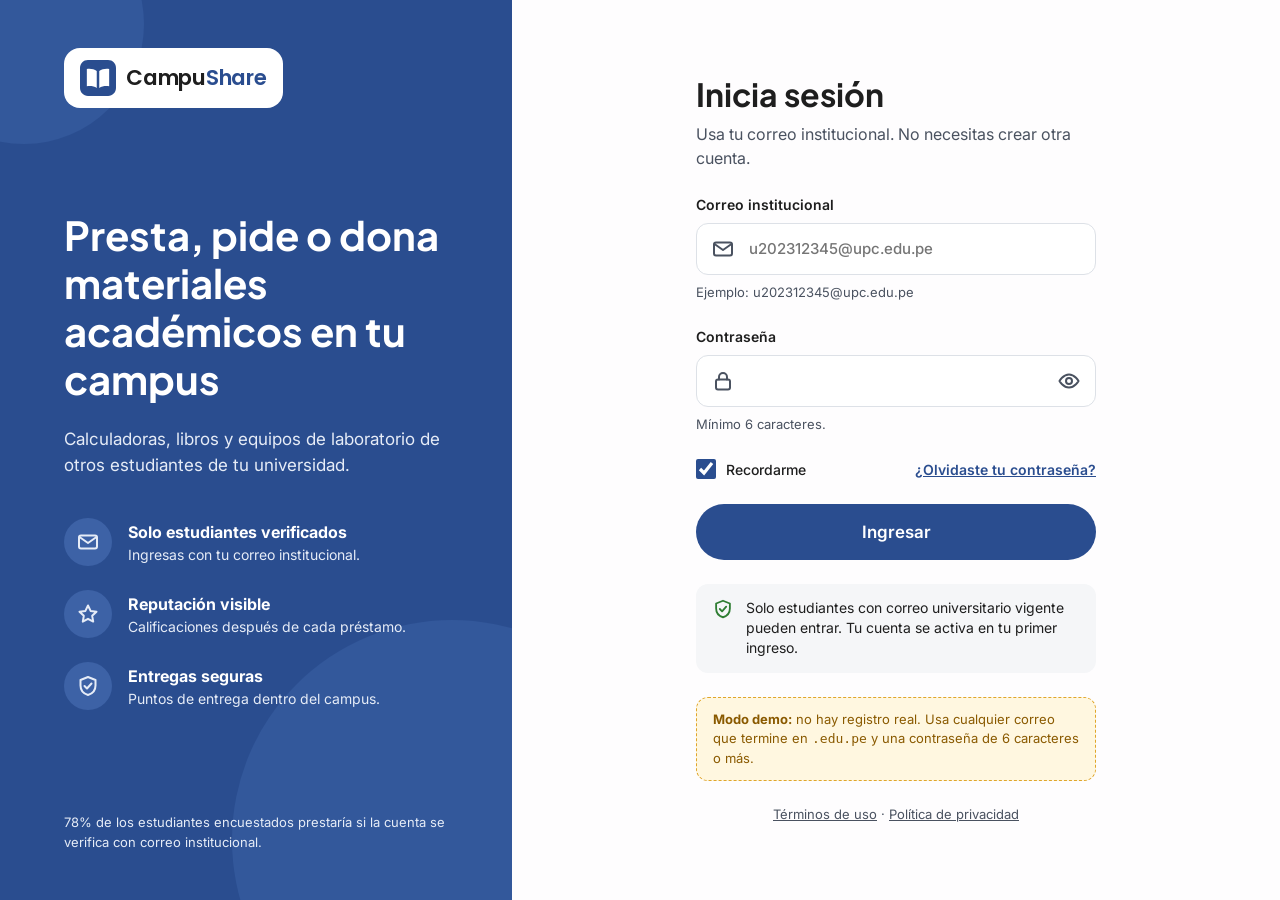
<file: login.html>
<!DOCTYPE html>
<html lang="es">
<head>
  <meta charset="UTF-8">
  <meta name="viewport" content="width=device-width, initial-scale=1.0">
  <meta name="description" content="Inicia sesión en CampuShare con tu correo institucional.">
  <title>Iniciar sesión | CampuShare</title>
  <link rel="icon" type="image/svg+xml" href="assets/img/favicon.svg">
  <link rel="preconnect" href="https://fonts.googleapis.com">
  <link rel="preconnect" href="https://fonts.gstatic.com" crossorigin>
  <link href="https://fonts.googleapis.com/css2?family=Inter:wght@400;500;600&family=Plus+Jakarta+Sans:wght@600;700&family=Poppins:wght@600&display=swap" rel="stylesheet">
  <link rel="stylesheet" href="assets/css/styles.css">
  <link rel="stylesheet" href="assets/css/app.css">
</head>
<body class="login-page">
  <!-- icons:start --><svg class="icon-sprite" xmlns="http://www.w3.org/2000/svg" aria-hidden="true" focusable="false" fill="none" stroke="currentColor" stroke-width="2" stroke-linecap="round" stroke-linejoin="round"><symbol id="i-search" viewBox="0 0 24 24"><circle cx="10.5" cy="10.5" r="6.5"/><path d="M15.5 15.5 21 21"/></symbol><symbol id="i-filter" viewBox="0 0 24 24"><path d="M4 6h16M7 12h10M10 18h4"/></symbol><symbol id="i-calendar" viewBox="0 0 24 24"><rect x="3.5" y="5" width="17" height="15.5" rx="2.5"/><path d="M3.5 10h17M8 3v4M16 3v4"/></symbol><symbol id="i-chat" viewBox="0 0 24 24"><path d="M4 5.5h16v10.5H9l-5 4z"/></symbol><symbol id="i-bell" viewBox="0 0 24 24"><path d="M6 17V11a6 6 0 0 1 12 0v6l1.5 1.5h-15z"/><path d="M10 21h4"/></symbol><symbol id="i-star" viewBox="0 0 24 24"><path d="M12 3.5l2.6 5.4 5.9.8-4.3 4.1 1 5.8L12 16.8l-5.2 2.8 1-5.8-4.3-4.1 5.9-.8z"/></symbol><symbol id="i-shield" viewBox="0 0 24 24"><path d="M12 3l7.5 3v5.5c0 4.6-3.1 8.2-7.5 9.5-4.4-1.3-7.5-4.9-7.5-9.5V6z"/><path d="M8.5 12l2.5 2.5 4.5-5"/></symbol><symbol id="i-pin" viewBox="0 0 24 24"><path d="M12 21s-6.5-6-6.5-11a6.5 6.5 0 0 1 13 0c0 5-6.5 11-6.5 11z"/><circle cx="12" cy="10" r="2.3"/></symbol><symbol id="i-book" viewBox="0 0 24 24"><path d="M12 6.5C10 5 7 4.5 3.5 5v13c3.5-.5 6.5 0 8.5 1.5 2-1.5 5-2 8.5-1.5V5C17 4.5 14 5 12 6.5z"/><path d="M12 6.5v13"/></symbol><symbol id="i-chevron" viewBox="0 0 24 24"><path d="M6 9l6 6 6-6"/></symbol><symbol id="i-chevron-right" viewBox="0 0 24 24"><path d="M9 6l6 6-6 6"/></symbol><symbol id="i-menu" viewBox="0 0 24 24"><path d="M4 7h16M4 12h16M4 17h16"/></symbol><symbol id="i-plus" viewBox="0 0 24 24"><path d="M12 5v14M5 12h14"/></symbol><symbol id="i-user" viewBox="0 0 24 24"><circle cx="12" cy="8.5" r="4"/><path d="M4.5 20.5a7.5 7.5 0 0 1 15 0"/></symbol><symbol id="i-mail" viewBox="0 0 24 24"><rect x="3" y="5.5" width="18" height="13" rx="2"/><path d="M3.5 7l8.5 6 8.5-6"/></symbol><symbol id="i-flag" viewBox="0 0 24 24"><path d="M5 21V4M5 4h11l-2 4 2 4H5"/></symbol><symbol id="i-swap" viewBox="0 0 24 24"><path d="M7 4 3.5 7.5 7 11M3.5 7.5H17M17 13l3.5 3.5L17 20M20.5 16.5H7"/></symbol><symbol id="i-heart" viewBox="0 0 24 24"><path d="M12 20s-7.5-4.6-7.5-10A4.3 4.3 0 0 1 12 7.4 4.3 4.3 0 0 1 19.5 10c0 5.4-7.5 10-7.5 10z"/></symbol><symbol id="i-arrow" viewBox="0 0 24 24"><path d="M5 12h14M13 6l6 6-6 6"/></symbol><symbol id="i-check" viewBox="0 0 24 24"><path d="M5 12.5l4.5 4.5L19 7.5"/></symbol><symbol id="i-close" viewBox="0 0 24 24"><path d="M6 6l12 12M18 6L6 18"/></symbol><symbol id="i-send" viewBox="0 0 24 24"><path d="M4.5 12 20 4.5 15.5 19.5 12 13z"/><path d="M12 13 20 4.5"/></symbol><symbol id="i-camera" viewBox="0 0 24 24"><rect x="3" y="7" width="18" height="13" rx="2.5"/><circle cx="12" cy="13.5" r="3.5"/><path d="M8.5 7 10 4.5h4L15.5 7"/></symbol><symbol id="i-clock" viewBox="0 0 24 24"><circle cx="12" cy="12" r="8.5"/><path d="M12 7.5V12l3 2"/></symbol><symbol id="i-info" viewBox="0 0 24 24"><circle cx="12" cy="12" r="8.5"/><path d="M12 11v5M12 8h.01"/></symbol><symbol id="i-block" viewBox="0 0 24 24"><circle cx="12" cy="12" r="8.5"/><path d="M6 6l12 12"/></symbol><symbol id="i-edit" viewBox="0 0 24 24"><path d="M5 19h3.5L18.5 9 15 5.5 5 15.5z"/></symbol><symbol id="i-pause" viewBox="0 0 24 24"><path d="M9 6v12M15 6v12"/></symbol><symbol id="i-play" viewBox="0 0 24 24"><path d="M8 5.5v13l10-6.5z"/></symbol><symbol id="i-trash" viewBox="0 0 24 24"><path d="M5 7h14M10 7V5h4v2M7 7l1 12h8l1-12"/></symbol><symbol id="i-key" viewBox="0 0 24 24"><circle cx="8" cy="12" r="3.5"/><path d="M11.5 12H20M17 12v3"/></symbol><symbol id="i-photo" viewBox="0 0 24 24"><rect x="4" y="5" width="16" height="14" rx="2"/><path d="M4 16l4.5-4.5 4 4 2.5-2.5L20 18"/><circle cx="15.5" cy="9.5" r="1.5"/></symbol><symbol id="i-eye" viewBox="0 0 24 24"><path d="M2.5 12S6 5.5 12 5.5 21.5 12 21.5 12 18 18.5 12 18.5 2.5 12 2.5 12z"/><circle cx="12" cy="12" r="3"/></symbol><symbol id="i-back" viewBox="0 0 24 24"><path d="M19 12H5M11 6l-6 6 6 6"/></symbol><symbol id="i-lock" viewBox="0 0 24 24"><rect x="5" y="10.5" width="14" height="10" rx="2"/><path d="M8 10.5V8a4 4 0 0 1 8 0v2.5"/></symbol><symbol id="i-alert" viewBox="0 0 24 24"><circle cx="12" cy="12" r="8.5"/><path d="M12 7.5v5.5M12 16.2h.01"/></symbol><symbol id="i-logout" viewBox="0 0 24 24"><path d="M10 5H5v14h5M14 8l4 4-4 4M18 12H9"/></symbol><symbol id="i-phone" viewBox="0 0 24 24"><rect x="7" y="2.5" width="10" height="19" rx="2.5"/><path d="M11 18.5h2"/></symbol><symbol id="i-home" viewBox="0 0 24 24"><path d="M4 11 12 4.5 20 11v9h-5.5v-5.5h-5V20H4z"/></symbol></svg><!-- icons:end -->
  <a class="skip-link" href="#login-form">Saltar al formulario</a>

  <main class="login">
    <!-- Brand panel -->
    <section class="login__brand" aria-labelledby="brand-title">
      <a class="logo login__logo" href="index.html" aria-label="CampuShare, volver al inicio">
        <img src="assets/img/isotipo.svg" alt="" width="36" height="36">
        <span>Campu<span class="logo__accent">Share</span></span>
      </a>
      <div class="login__brand-body">
        <h1 class="login__brand-title" id="brand-title">Presta, pide o dona materiales académicos en tu campus</h1>
        <p class="login__brand-lead">Calculadoras, libros y equipos de laboratorio de otros estudiantes de tu universidad.</p>
        <ul class="login__benefits">
          <li>
            <span class="login__benefit-icon"><svg class="icon" aria-hidden="true"><use href="#i-mail"></use></svg></span>
            <span><strong>Solo estudiantes verificados</strong><br>Ingresas con tu correo institucional.</span>
          </li>
          <li>
            <span class="login__benefit-icon"><svg class="icon" aria-hidden="true"><use href="#i-star"></use></svg></span>
            <span><strong>Reputación visible</strong><br>Calificaciones después de cada préstamo.</span>
          </li>
          <li>
            <span class="login__benefit-icon"><svg class="icon" aria-hidden="true"><use href="#i-shield"></use></svg></span>
            <span><strong>Entregas seguras</strong><br>Puntos de entrega dentro del campus.</span>
          </li>
        </ul>
      </div>
      <p class="login__brand-note">78% de los estudiantes encuestados prestaría si la cuenta se verifica con correo institucional.</p>
    </section>

    <!-- Login form (HU001) -->
    <section class="login__panel" aria-labelledby="login-title">
      <form class="login-form" id="login-form" novalidate>
        <h2 class="login-form__title" id="login-title">Inicia sesión</h2>
        <p class="login-form__lead">Usa tu correo institucional. No necesitas crear otra cuenta.</p>

        <div class="field" id="email-field">
          <label class="field__label" for="email">Correo institucional</label>
          <div class="field__control">
            <svg class="icon" aria-hidden="true"><use href="#i-mail"></use></svg>
            <input id="email" name="email" type="email" inputmode="email" autocomplete="username" placeholder="u202312345@upc.edu.pe" required aria-describedby="email-hint">
            <svg class="icon field__status" aria-hidden="true"><use href="#i-check"></use></svg>
          </div>
          <p class="field__hint" id="email-hint" aria-live="polite">Ejemplo: u202312345@upc.edu.pe</p>
        </div>

        <div class="field" id="password-field">
          <label class="field__label" for="password">Contraseña</label>
          <div class="field__control">
            <svg class="icon" aria-hidden="true"><use href="#i-lock"></use></svg>
            <input id="password" name="password" type="password" autocomplete="current-password" minlength="6" required aria-describedby="password-hint">
            <button class="field__action" type="button" id="toggle-password" aria-label="Mostrar contraseña" aria-pressed="false">
              <svg class="icon" aria-hidden="true"><use href="#i-eye"></use></svg>
            </button>
          </div>
          <p class="field__hint" id="password-hint" aria-live="polite">Mínimo 6 caracteres.</p>
        </div>

        <div class="login-form__row">
          <label class="checkbox">
            <input type="checkbox" name="remember" checked>
            <span>Recordarme</span>
          </label>
          <a href="#forgot" id="forgot-link">¿Olvidaste tu contraseña?</a>
        </div>

        <button class="btn btn--primary btn--block btn--lg" type="submit">Ingresar</button>

        <div class="notice notice--neutral">
          <svg class="icon notice__icon notice__icon--ok" aria-hidden="true"><use href="#i-shield"></use></svg>
          <p>Solo estudiantes con correo universitario vigente pueden entrar. Tu cuenta se activa en tu primer ingreso.</p>
        </div>

        <p class="login-form__demo">
          <strong>Modo demo:</strong> no hay registro real. Usa cualquier correo que termine en <code>.edu.pe</code> y una contraseña de 6 caracteres o más.
        </p>
        <p class="login-form__legal"><a href="index.html#legal">Términos de uso</a> · <a href="index.html#legal">Política de privacidad</a></p>
      </form>
    </section>
  </main>

  <div class="toast-region" id="toast-region" role="status" aria-live="polite"></div>
  <script src="assets/js/login.js"></script>
</body>
</html>
</file>
<file: assets/css/styles.css>
/* ==========================================================================
   CampuShare - Landing Page
   Shared styles: design tokens, base, components and landing sections.
   Tokens follow the Style Guide defined in Figma (Landing – Mock-ups).
   ========================================================================== */

/* ---------- 1. Design tokens ---------- */
:root {
  /* Colors */
  --color-primary: #2a4d8f;
  --color-primary-dark: #213e74;
  --color-primary-band: #35599a;
  --color-cta: #3ca65c;
  --color-cta-dark: #33904f;
  --color-on-cta: #1e1e1e;
  --color-bg: #fefdfe;
  --color-hero: #f3f6fc;
  --color-surface: #f5f6f8;
  --color-soft: #e8eef8;
  --color-border: #dde1e7;
  --color-text: #1e1e1e;
  --color-muted: #4a5260;
  --color-on-primary-muted: #d6deee;
  --color-success: #2e7d32;
  --color-success-bg: #eef7f0;
  --color-warning: #e0a62b;
  --color-warning-text: #8a5a00;
  --color-warning-bg: #fbf1dc;
  --color-error: #a72525;
  --color-error-bg: #fbe9e9;
  --color-footer: #1e1e1e;
  --color-footer-title: #e6e8ec;
  --color-footer-text: #a9b0bc;

  /* Typography */
  --font-heading: "Plus Jakarta Sans", "Inter", system-ui, sans-serif;
  --font-body: "Inter", system-ui, -apple-system, "Segoe UI", sans-serif;
  --font-logo: "Poppins", "Inter", sans-serif;

  /* Spacing (8 px base) */
  --space-1: 0.5rem;
  --space-2: 1rem;
  --space-3: 1.5rem;
  --space-4: 2rem;
  --space-5: 2.5rem;
  --space-6: 3rem;
  --space-8: 4rem;
  --space-12: 6rem;

  /* Radius, shadow, layout */
  --radius-sm: 0.5rem;
  --radius-md: 0.75rem;
  --radius-lg: 1rem;
  --radius-xl: 1.25rem;
  --radius-pill: 999px;
  --shadow-card: 0 1px 2px rgba(30, 30, 30, 0.04), 0 4px 16px rgba(42, 77, 143, 0.06);
  --shadow-pop: 0 12px 32px rgba(30, 30, 30, 0.18);
  --container: 75rem; /* 1200 px, 12 columns */
  --gutter: 1.5rem;
  --header-height: 5rem;
}

/* ---------- 2. Base ---------- */
*,
*::before,
*::after {
  box-sizing: border-box;
}

html {
  scroll-behavior: smooth;
  scroll-padding-top: calc(var(--header-height) + 1rem);
}

body {
  margin: 0;
  font-family: var(--font-body);
  font-size: 1rem;
  line-height: 1.5;
  color: var(--color-text);
  background-color: var(--color-bg);
  -webkit-font-smoothing: antialiased;
}

img,
svg {
  display: block;
  max-width: 100%;
}

h1,
h2,
h3,
h4 {
  margin: 0;
  font-family: var(--font-heading);
  font-weight: 700;
  line-height: 1.2;
}

p {
  margin: 0;
}

a {
  color: var(--color-primary);
}

button,
input,
select,
textarea {
  font: inherit;
  color: inherit;
}

button {
  cursor: pointer;
}

:where(ul[class], ol[class]) {
  margin: 0;
  padding: 0;
  list-style: none;
}

:focus-visible {
  outline: 3px solid var(--color-cta);
  outline-offset: 2px;
}

[hidden] {
  display: none !important;
}

.icon-sprite {
  position: absolute;
  width: 0;
  height: 0;
  overflow: hidden;
}

.icon {
  width: 1.5rem;
  height: 1.5rem;
  flex-shrink: 0;
  fill: none;
  stroke: currentColor;
  stroke-width: 2;
  stroke-linecap: round;
  stroke-linejoin: round;
}

.icon--sm {
  width: 1.125rem;
  height: 1.125rem;
}

.icon--lg {
  width: 2rem;
  height: 2rem;
}

.visually-hidden {
  position: absolute !important;
  width: 1px;
  height: 1px;
  padding: 0;
  margin: -1px;
  overflow: hidden;
  clip: rect(0, 0, 0, 0);
  white-space: nowrap;
  border: 0;
}

.skip-link {
  position: absolute;
  top: -100px;
  left: var(--space-2);
  z-index: 100;
  padding: var(--space-1) var(--space-2);
  background: var(--color-primary);
  color: #fff;
  border-radius: var(--radius-sm);
}

.skip-link:focus {
  top: var(--space-2);
}

.container {
  width: 100%;
  max-width: calc(var(--container) + 2 * var(--gutter));
  margin-inline: auto;
  padding-inline: var(--gutter);
}

/* ---------- 3. Components ---------- */

/* Logo */
.logo {
  display: inline-flex;
  align-items: center;
  gap: 0.625rem;
  text-decoration: none;
  font-family: var(--font-logo);
  font-weight: 600;
  font-size: 1.35rem;
  letter-spacing: -0.01em;
  color: var(--color-text);
}

.logo img {
  width: 2.25rem;
  height: 2.25rem;
}

.logo__accent {
  color: var(--color-primary);
}

.logo--light {
  color: #fff;
}

.logo--light .logo__accent {
  color: #9db7e6;
}

/* Buttons */
.btn {
  display: inline-flex;
  align-items: center;
  justify-content: center;
  gap: var(--space-1);
  min-height: 3rem;
  padding: 0.75rem 1.5rem;
  border: 1.5px solid transparent;
  border-radius: var(--radius-pill);
  font-weight: 600;
  font-size: 1rem;
  line-height: 1.2;
  text-decoration: none;
  white-space: nowrap;
  transition: background-color 0.2s ease, color 0.2s ease, border-color 0.2s ease, transform 0.2s ease;
}

.btn:active {
  transform: translateY(1px);
}

.btn--cta {
  background: var(--color-cta);
  color: var(--color-on-cta);
}

.btn--cta:hover {
  background: var(--color-cta-dark);
}

.btn--primary {
  background: var(--color-primary);
  color: #fff;
}

.btn--primary:hover {
  background: var(--color-primary-dark);
}

.btn--secondary {
  background: var(--color-bg);
  color: var(--color-primary);
  border-color: var(--color-primary);
}

.btn--secondary:hover {
  background: var(--color-soft);
}

.btn--danger {
  background: var(--color-error);
  color: #fff;
}

.btn--danger:hover {
  background: #8c1e1e;
}

.btn--ghost {
  background: transparent;
  color: var(--color-primary);
}

.btn--ghost:hover {
  background: var(--color-soft);
}

.btn--lg {
  min-height: 3.5rem;
  padding-inline: 1.75rem;
  font-size: 1.0625rem;
}

.btn--sm {
  min-height: 2.5rem;
  padding: 0.5rem 1rem;
  font-size: 0.875rem;
}

.btn--block {
  width: 100%;
}

.btn[disabled],
.btn[aria-disabled="true"] {
  opacity: 0.55;
  cursor: not-allowed;
}

/* Eyebrow, chips and badges */
.eyebrow {
  display: inline-block;
  margin-bottom: var(--space-2);
  font-size: 0.8125rem;
  font-weight: 600;
  letter-spacing: 0.08em;
  text-transform: uppercase;
  color: var(--color-primary);
}

.eyebrow--pill {
  padding: 0.375rem 0.875rem;
  background: var(--color-soft);
  border-radius: var(--radius-pill);
  letter-spacing: 0;
  text-transform: none;
}

.chip {
  display: inline-flex;
  align-items: center;
  gap: 0.375rem;
  min-height: 2.25rem;
  padding: 0.375rem 1rem;
  border: 1px solid var(--color-border);
  border-radius: var(--radius-pill);
  background: #fff;
  font-size: 0.875rem;
  font-weight: 500;
  color: var(--color-text);
  transition: background-color 0.2s ease, color 0.2s ease;
}

.chip:hover {
  border-color: var(--color-primary);
}

.chip[aria-pressed="true"],
.chip.is-active {
  background: var(--color-primary);
  border-color: var(--color-primary);
  color: #fff;
}

.badge {
  display: inline-flex;
  align-items: center;
  gap: 0.25rem;
  padding: 0.125rem 0.625rem;
  border-radius: var(--radius-pill);
  font-size: 0.75rem;
  font-weight: 600;
  line-height: 1.5rem;
  white-space: nowrap;
}

.badge--ok {
  background: var(--color-success-bg);
  color: var(--color-success);
}

.badge--warn {
  background: var(--color-warning-bg);
  color: var(--color-warning-text);
}

.badge--info {
  background: var(--color-soft);
  color: var(--color-primary);
}

.badge--err {
  background: var(--color-error-bg);
  color: var(--color-error);
}

.badge--mute {
  background: var(--color-surface);
  color: var(--color-muted);
}

.rating {
  display: inline-flex;
  align-items: center;
  gap: 0.25rem;
  font-size: 0.8125rem;
  font-weight: 600;
}

.rating .icon {
  width: 1rem;
  height: 1rem;
  color: var(--color-warning);
}

/* Proximity indicator (HU030): color + text */
.proximity {
  display: inline-flex;
  align-items: center;
  gap: 0.375rem;
  font-size: 0.75rem;
  font-weight: 500;
  color: var(--color-muted);
}

.proximity::before {
  content: "";
  width: 0.625rem;
  height: 0.625rem;
  border-radius: 50%;
  background: currentColor;
  flex-shrink: 0;
}

.proximity--near::before {
  background: var(--color-success);
}

.proximity--mid::before {
  background: var(--color-warning);
}

.proximity--far::before {
  background: var(--color-error);
}

/* Material card (landing + app) */
.material-card {
  display: flex;
  flex-direction: column;
  background: #fff;
  border: 1px solid var(--color-border);
  border-radius: var(--radius-lg);
  overflow: hidden;
  transition: box-shadow 0.2s ease, transform 0.2s ease;
}

.material-card:hover {
  box-shadow: var(--shadow-card);
  transform: translateY(-2px);
}

.material-card__media {
  display: grid;
  place-items: center;
  aspect-ratio: 16 / 9;
  background: var(--color-soft);
  color: var(--color-primary);
}

.material-card__media .icon {
  width: 2.75rem;
  height: 2.75rem;
  stroke-width: 1.6;
}

.material-card__media img {
  width: 100%;
  height: 100%;
  object-fit: cover;
}

.material-card__body {
  display: flex;
  flex-direction: column;
  gap: 0.375rem;
  flex: 1;
  padding: 0.875rem;
}

.material-card__top {
  display: flex;
  align-items: center;
  justify-content: space-between;
  gap: var(--space-1);
}

.material-card__title {
  font-size: 1rem;
  margin-top: 0.25rem;
}

.material-card__meta {
  display: flex;
  align-items: center;
  gap: 0.375rem;
  font-size: 0.8125rem;
  color: var(--color-muted);
}

.material-card__meta .icon {
  width: 1rem;
  height: 1rem;
}

.material-card__actions {
  margin-top: auto;
  padding-top: 0.5rem;
}

/* Section titles */
.section {
  padding-block: 5rem;
}

.section--alt {
  background: var(--color-surface);
}

.section__header {
  max-width: 48rem;
  margin-bottom: var(--space-6);
}

.section__header--center {
  margin-inline: auto;
  text-align: center;
}

.section__title {
  font-size: clamp(1.75rem, 1.2rem + 2vw, 2.5rem);
}

.section__lead {
  margin-top: var(--space-2);
  font-size: 1.125rem;
  color: var(--color-muted);
}

/* ---------- 4. Landing: header ---------- */
.site-header {
  position: sticky;
  top: 0;
  z-index: 50;
  background: rgba(254, 253, 254, 0.96);
  border-bottom: 1px solid var(--color-border);
  backdrop-filter: blur(8px);
}

.site-header__inner {
  display: flex;
  align-items: center;
  justify-content: space-between;
  gap: var(--space-3);
  min-height: var(--header-height);
}

.site-nav {
  display: flex;
  align-items: center;
  gap: var(--space-5);
}

.site-nav__list {
  display: flex;
  gap: var(--space-5);
}

.site-nav__link {
  font-weight: 500;
  color: var(--color-text);
  text-decoration: none;
}

.site-nav__link:hover {
  color: var(--color-primary);
}

.site-nav__actions {
  display: flex;
  align-items: center;
  gap: var(--space-1);
}

.menu-toggle {
  display: none;
  width: 3rem;
  height: 3rem;
  align-items: center;
  justify-content: center;
  border: 0;
  border-radius: var(--radius-md);
  background: transparent;
}

/* ---------- 5. Landing: hero ---------- */
.hero {
  background: var(--color-hero);
  padding-block: var(--space-8);
  overflow: hidden;
}

.hero__inner {
  display: flex;
  align-items: center;
  gap: var(--space-6);
}

.hero__content {
  flex: 1 1 56%;
}

.hero__title {
  margin-top: var(--space-1);
  font-size: clamp(2rem, 1.2rem + 3.4vw, 3.25rem);
  line-height: 1.15;
}

.hero__lead {
  max-width: 34rem;
  margin-top: var(--space-3);
  font-size: 1.125rem;
  line-height: 1.55;
  color: var(--color-muted);
}

.hero__actions {
  display: flex;
  flex-wrap: wrap;
  gap: var(--space-2);
  margin-top: var(--space-4);
}

.hero__note {
  display: flex;
  align-items: center;
  gap: var(--space-1);
  margin-top: var(--space-3);
  font-size: 0.875rem;
  font-weight: 500;
  color: var(--color-muted);
}

.hero__note .icon {
  color: var(--color-success);
  width: 1.25rem;
  height: 1.25rem;
}

.hero__visual {
  position: relative;
  flex: 1 1 44%;
  display: flex;
  justify-content: center;
  padding-block: var(--space-2);
}

.hero__visual::before {
  content: "";
  position: absolute;
  top: 50%;
  left: 50%;
  width: 26rem;
  height: 26rem;
  max-width: 100%;
  aspect-ratio: 1;
  transform: translate(-50%, -50%);
  border-radius: 50%;
  background: var(--color-soft);
}

/* Phone mock-up built with HTML/CSS */
.phone {
  position: relative;
  width: 17.5rem;
  padding: 0.625rem;
  background: #1e1e1e;
  border-radius: 2.5rem;
  box-shadow: var(--shadow-pop);
}

.phone__screen {
  position: relative;
  display: flex;
  flex-direction: column;
  min-height: 34rem;
  padding: 3rem 0.875rem 0;
  background: var(--color-bg);
  border-radius: 2rem;
  overflow: hidden;
}

.phone__screen::before {
  content: "";
  position: absolute;
  top: 0.5rem;
  left: 50%;
  width: 5.625rem;
  height: 1.375rem;
  transform: translateX(-50%);
  background: #1e1e1e;
  border-radius: var(--radius-pill);
}

.phone__title {
  font-family: var(--font-heading);
  font-size: 1.25rem;
  font-weight: 700;
}

.phone__search {
  display: flex;
  align-items: center;
  gap: 0.5rem;
  margin-top: 0.75rem;
  padding: 0.5rem 0.75rem;
  background: var(--color-surface);
  border: 1px solid var(--color-border);
  border-radius: var(--radius-pill);
  font-size: 0.75rem;
  color: var(--color-muted);
}

.phone__search .icon {
  width: 1.125rem;
  height: 1.125rem;
}

.phone__chips {
  display: flex;
  gap: 0.375rem;
  margin-top: 0.75rem;
}

.phone__chip {
  padding: 0.25rem 0.625rem;
  border: 1px solid var(--color-border);
  border-radius: var(--radius-pill);
  font-size: 0.6875rem;
  font-weight: 500;
}

.phone__chip--active {
  background: var(--color-primary);
  border-color: var(--color-primary);
  color: #fff;
}

.phone__list {
  display: flex;
  flex-direction: column;
  gap: 0.5rem;
  margin-top: 0.75rem;
}

.phone__item {
  display: flex;
  gap: 0.75rem;
  padding: 0.5rem;
  border: 1px solid var(--color-border);
  border-radius: var(--radius-md);
  background: #fff;
}

.phone__thumb {
  display: grid;
  place-items: center;
  width: 4rem;
  height: 4rem;
  border-radius: var(--radius-sm);
  background: var(--color-soft);
  color: var(--color-primary);
}

.phone__item-title {
  font-size: 0.75rem;
  font-weight: 600;
}

.phone__item-meta {
  font-size: 0.6875rem;
  color: var(--color-muted);
}

.phone__item .badge {
  margin-top: 0.25rem;
  font-size: 0.625rem;
  line-height: 1.25rem;
}

.phone__tabbar {
  display: flex;
  justify-content: space-around;
  margin: auto -0.875rem 0;
  padding: 0.5rem 0 0.75rem;
  background: #fff;
  border-top: 1px solid var(--color-border);
  font-size: 0.625rem;
  font-weight: 500;
  color: var(--color-muted);
}

.phone__tab {
  display: flex;
  flex-direction: column;
  align-items: center;
  gap: 0.125rem;
}

.phone__tab .icon {
  width: 1.25rem;
  height: 1.25rem;
}

.phone__tab--active {
  color: var(--color-primary);
  font-weight: 600;
}

/* ---------- 6. Landing: problem stats ---------- */
.stats {
  display: grid;
  grid-template-columns: repeat(3, 1fr);
  gap: var(--space-3);
}

.stat {
  padding: var(--space-4);
  background: var(--color-surface);
  border-radius: var(--radius-lg);
}

.stat__value {
  display: block;
  font-family: var(--font-heading);
  font-size: 3rem;
  font-weight: 700;
  line-height: 1.1;
  color: var(--color-primary);
}

.stat__text {
  margin-top: var(--space-2);
  color: var(--color-muted);
}

.source-note {
  margin-top: var(--space-3);
  font-size: 0.75rem;
  color: var(--color-muted);
}

/* ---------- 7. Landing: steps ---------- */
.steps {
  display: grid;
  grid-template-columns: repeat(3, 1fr);
  gap: var(--space-3);
  counter-reset: step;
}

.step {
  position: relative;
}

.step__icon {
  position: relative;
  display: grid;
  place-items: center;
  width: 5rem;
  height: 5rem;
  border-radius: var(--radius-xl);
  background: var(--color-soft);
  color: var(--color-primary);
}

.step__icon .icon {
  width: 2.25rem;
  height: 2.25rem;
}

.step__number {
  position: absolute;
  top: -0.375rem;
  right: -0.375rem;
  display: grid;
  place-items: center;
  width: 2rem;
  height: 2rem;
  border-radius: 50%;
  background: var(--color-primary);
  color: #fff;
  font-size: 0.9375rem;
  font-weight: 600;
}

.step__title {
  margin-top: var(--space-3);
  font-size: 1.375rem;
}

.step__text {
  margin-top: var(--space-1);
  color: var(--color-muted);
}

/* ---------- 8. Landing: segments ---------- */
.segments {
  display: grid;
  grid-template-columns: repeat(3, 1fr);
  gap: var(--space-3);
}

.segment {
  display: flex;
  flex-direction: column;
  padding: var(--space-4);
  border: 1px solid var(--color-border);
  border-radius: var(--radius-lg);
  background: #fff;
}

.segment__icon {
  display: grid;
  place-items: center;
  width: 3.5rem;
  height: 3.5rem;
  border-radius: var(--radius-md);
  background: var(--color-soft);
  color: var(--color-primary);
}

.segment__title {
  margin-top: var(--space-3);
  font-size: 1.375rem;
}

.segment__text {
  margin-top: var(--space-1);
  margin-bottom: var(--space-3);
  color: var(--color-muted);
}

.text-link {
  display: inline-flex;
  align-items: center;
  gap: 0.375rem;
  margin-top: auto;
  font-weight: 600;
  text-decoration: none;
}

.text-link:hover {
  text-decoration: underline;
}

.text-link .icon {
  width: 1.125rem;
  height: 1.125rem;
}

/* ---------- 9. Landing: benefits ---------- */
.features {
  display: grid;
  grid-template-columns: repeat(3, 1fr);
  gap: var(--space-3);
}

.feature {
  display: flex;
  gap: var(--space-2);
  padding: var(--space-3) var(--space-4);
  background: var(--color-bg);
  border-radius: var(--radius-lg);
}

.feature__icon {
  color: var(--color-primary);
}

.feature__title {
  font-size: 1.125rem;
}

.feature__text {
  margin-top: 0.375rem;
  font-size: 0.9375rem;
  color: var(--color-muted);
}

/* ---------- 10. Landing: catalog preview ---------- */
.catalog-preview__toolbar {
  display: flex;
  flex-wrap: wrap;
  gap: var(--space-2);
  margin-bottom: var(--space-3);
}

.search-field {
  display: flex;
  align-items: center;
  gap: var(--space-1);
  flex: 1 1 32rem;
  min-width: 0;
  min-height: 3.5rem;
  padding: 0.25rem 0.25rem 0.25rem 1.25rem;
  background: var(--color-bg);
  border: 1px solid var(--color-border);
  border-radius: var(--radius-pill);
}

.search-field:focus-within {
  border-color: var(--color-primary);
  box-shadow: 0 0 0 3px var(--color-soft);
}

.search-field input {
  flex: 1;
  width: 100%;
  min-width: 0;
  border: 0;
  background: transparent;
  outline: none;
  font-size: 1rem;
}

.search-field .icon {
  color: var(--color-muted);
}

.chip-row {
  position: relative;
  display: flex;
  flex-wrap: wrap;
  align-items: center;
  gap: var(--space-1);
}

.chip-row__end {
  margin-left: auto;
}

.select {
  min-height: 2.25rem;
  padding: 0.375rem 2rem 0.375rem 1rem;
  border: 1px solid var(--color-border);
  border-radius: var(--radius-pill);
  background: #fff url("data:image/svg+xml,%3Csvg xmlns='http://www.w3.org/2000/svg' viewBox='0 0 24 24' fill='none' stroke='%231e1e1e' stroke-width='2' stroke-linecap='round'%3E%3Cpath d='M6 9l6 6 6-6'/%3E%3C/svg%3E") no-repeat right 0.75rem center / 1rem;
  font-size: 0.875rem;
  font-weight: 500;
  appearance: none;
}

.catalog-grid {
  display: grid;
  grid-template-columns: repeat(4, 1fr);
  gap: var(--space-3);
  margin-top: var(--space-3);
}

.catalog-preview__more {
  display: flex;
  justify-content: center;
  margin-top: var(--space-5);
}

.empty-state {
  grid-column: 1 / -1;
  padding: var(--space-5);
  text-align: center;
  color: var(--color-muted);
  background: var(--color-surface);
  border-radius: var(--radius-lg);
}

/* ---------- 11. Landing: trust band ---------- */
.trust {
  background: var(--color-primary);
  color: #fff;
}

.trust__header {
  display: flex;
  align-items: flex-start;
  gap: var(--space-2);
}

.trust__header .icon {
  width: 2.5rem;
  height: 2.5rem;
}

.trust__lead {
  margin-top: var(--space-2);
  font-size: 1.125rem;
  color: var(--color-on-primary-muted);
}

.trust__grid {
  display: grid;
  grid-template-columns: repeat(3, 1fr);
  gap: var(--space-3);
  margin-top: var(--space-6);
}

.trust-card {
  padding: var(--space-4);
  background: var(--color-primary-band);
  border-radius: var(--radius-lg);
}

.trust-card__title {
  margin-top: var(--space-2);
  font-size: 1.1875rem;
}

.trust-card__text {
  margin-top: var(--space-1);
  font-size: 0.9375rem;
  color: var(--color-on-primary-muted);
}

/* ---------- 12. Landing: FAQ (native details/summary) ---------- */
.faq {
  max-width: 46rem;
  margin-inline: auto;
}

.faq__item {
  border-bottom: 1px solid var(--color-border);
}

.faq__question {
  display: flex;
  align-items: center;
  justify-content: space-between;
  gap: var(--space-2);
  padding-block: var(--space-3);
  font-size: 1.125rem;
  font-weight: 600;
  list-style: none;
  cursor: pointer;
}

.faq__question::-webkit-details-marker {
  display: none;
}

.faq__question .icon {
  color: var(--color-primary);
  transition: transform 0.2s ease;
}

.faq__item[open] .faq__question .icon {
  transform: rotate(180deg);
}

.faq__answer {
  padding-bottom: var(--space-3);
  color: var(--color-muted);
}

/* ---------- 13. Landing: final CTA ---------- */
.cta-final {
  background: var(--color-hero);
  text-align: center;
}

.cta-final__title {
  font-size: clamp(1.75rem, 1.1rem + 2.4vw, 2.75rem);
}

.cta-final__actions {
  display: flex;
  flex-wrap: wrap;
  justify-content: center;
  gap: var(--space-2);
  margin-top: var(--space-4);
}

/* ---------- 14. Footer ---------- */
.site-footer {
  padding-block: var(--space-8) var(--space-4);
  background: var(--color-footer);
  color: var(--color-footer-text);
  font-size: 0.9375rem;
}

.site-footer__grid {
  display: grid;
  grid-template-columns: 2fr 1fr 1fr 1fr;
  gap: var(--space-4);
}

.site-footer__about {
  margin-top: var(--space-2);
  max-width: 20rem;
}

.site-footer__title {
  margin-bottom: var(--space-2);
  font-family: var(--font-body);
  font-size: 0.9375rem;
  font-weight: 600;
  color: var(--color-footer-title);
}

.site-footer__links {
  display: flex;
  flex-direction: column;
  gap: 0.5rem;
}

.site-footer__links a {
  color: var(--color-footer-text);
  text-decoration: none;
}

.site-footer__links a:hover {
  color: #fff;
  text-decoration: underline;
}

.site-footer__bottom {
  margin-top: var(--space-6);
  padding-top: var(--space-3);
  border-top: 1px solid #3a3a3a;
  font-size: 0.8125rem;
}

/* ---------- 15. Toast (shared feedback) ---------- */
.toast-region {
  position: fixed;
  left: 1rem;
  right: 1rem;
  bottom: var(--space-3);
  z-index: 200;
  display: flex;
  flex-direction: column;
  gap: var(--space-1);
  max-width: 28rem;
  margin-inline: auto;
  pointer-events: none;
}

.toast {
  display: flex;
  align-items: flex-start;
  gap: var(--space-1);
  padding: 0.875rem 1rem;
  background: var(--color-text);
  color: #fff;
  border-radius: var(--radius-md);
  box-shadow: var(--shadow-pop);
  font-size: 0.9375rem;
  animation: toast-in 0.25s ease;
}

.toast .icon {
  color: #7fd39a;
}

.toast--error .icon {
  color: #ff9b9b;
}

@keyframes toast-in {
  from {
    opacity: 0;
    transform: translateY(8px);
  }
  to {
    opacity: 1;
    transform: translateY(0);
  }
}

/* ---------- 16. Responsive (tablet <= 1024 px, mobile <= 768 px) ---------- */
@media (max-width: 64rem) {
  .site-nav__list {
    gap: var(--space-3);
  }

  .catalog-grid {
    grid-template-columns: repeat(2, 1fr);
  }

  .features {
    grid-template-columns: repeat(2, 1fr);
  }
}

@media (max-width: 48rem) {
  :root {
    --gutter: 1rem;
    --header-height: 4rem;
  }

  .section {
    padding-block: 3.5rem;
  }

  .section__header {
    margin-bottom: var(--space-4);
  }

  .stat {
    padding: var(--space-3);
  }

  .stat__value {
    font-size: 2.5rem;
  }

  .segment,
  .trust-card {
    padding: var(--space-3);
  }

  .feature {
    padding: var(--space-3);
  }

  .menu-toggle {
    display: inline-flex;
  }

  .site-nav {
    position: absolute;
    top: 100%;
    left: 0;
    right: 0;
    display: none;
    flex-direction: column;
    align-items: stretch;
    gap: var(--space-3);
    padding: var(--space-3) var(--gutter) var(--space-4);
    background: var(--color-bg);
    border-bottom: 1px solid var(--color-border);
    box-shadow: var(--shadow-card);
  }

  .site-nav.is-open {
    display: flex;
  }

  .site-nav__list {
    flex-direction: column;
    gap: 0;
  }

  .site-nav__link {
    display: block;
    padding-block: 0.75rem;
    font-size: 1.0625rem;
  }

  .site-nav__actions {
    flex-direction: column;
    align-items: stretch;
  }

  .hero {
    padding-block: var(--space-5) var(--space-6);
  }

  .hero__inner {
    flex-direction: column;
    align-items: stretch;
  }

  .hero__actions .btn {
    width: 100%;
  }

  .hero__visual::before {
    width: 20rem;
    height: 20rem;
  }

  .stats,
  .steps,
  .segments,
  .features,
  .trust__grid {
    grid-template-columns: 1fr;
  }

  .catalog-grid {
    grid-template-columns: 1fr;
  }

  .chip-row {
    flex-wrap: nowrap;
    overflow-x: auto;
    padding-bottom: 0.25rem;
    scrollbar-width: none;
  }

  .chip-row .chip {
    flex-shrink: 0;
  }

  .chip-row__end {
    margin-left: 0;
  }

  .cta-final__actions .btn {
    width: 100%;
  }

  .site-footer__grid {
    grid-template-columns: 1fr 1fr;
  }

  .site-footer__brand {
    grid-column: 1 / -1;
  }
}

/* ---------- Video About-the-Product ---------- */
.video-frame {
  position: relative;
  width: 100%;
  max-width: 52rem;
  margin-inline: auto;
  aspect-ratio: 16 / 9;
  border: 1px solid var(--color-border);
  border-radius: var(--radius-xl);
  background: #1e1e1e;
  box-shadow: var(--shadow-pop);
  overflow: hidden;
}

.video-frame iframe {
  position: absolute;
  inset: 0;
  width: 100%;
  height: 100%;
  border: 0;
}

@media (prefers-reduced-motion: reduce) {
  *,
  *::before,
  *::after {
    animation-duration: 0.01ms !important;
    transition-duration: 0.01ms !important;
    scroll-behavior: auto !important;
  }
}
</file>
<file: assets/css/app.css>
/* ==========================================================================
   CampuShare - Demo app and login styles
   Views follow the Figma page "Landing – Vistas demo (30 HU)".
   Requires styles.css (design tokens and shared components).
   ========================================================================== */

/* ---------- 1. Form controls ---------- */
.form-field {
  display: flex;
  flex-direction: column;
  gap: 0.375rem;
}

.form-field label,
.field__label {
  font-size: 0.875rem;
  font-weight: 600;
}

.form-field input,
.form-field textarea,
.input-select {
  width: 100%;
  min-height: 3rem;
  padding: 0.75rem 1rem;
  border: 1.5px solid var(--color-border);
  border-radius: var(--radius-md);
  background: #fff;
  font-size: 0.9375rem;
}

.input-select {
  padding-right: 2.75rem;
  appearance: none;
  background: #fff url("data:image/svg+xml,%3Csvg xmlns='http://www.w3.org/2000/svg' viewBox='0 0 24 24' fill='none' stroke='%231e1e1e' stroke-width='2' stroke-linecap='round'%3E%3Cpath d='M6 9l6 6 6-6'/%3E%3C/svg%3E") no-repeat right 1rem center / 1.125rem;
}

.form-field textarea {
  min-height: 6rem;
  resize: vertical;
}

.form-field input:focus,
.form-field textarea:focus,
.input-select:focus {
  outline: none;
  border-color: var(--color-primary);
  box-shadow: 0 0 0 3px var(--color-soft);
}

.form-field input[aria-invalid="true"],
.form-field textarea[aria-invalid="true"] {
  border-color: var(--color-error);
}

.form-grid {
  display: grid;
  grid-template-columns: 1fr 1fr;
  gap: var(--space-2);
}

.form-field--full {
  grid-column: 1 / -1;
}

.field__error {
  min-height: 0;
  font-size: 0.8125rem;
  font-weight: 500;
  color: var(--color-error);
}

.field__error:empty {
  display: none;
}

.checkbox {
  display: inline-flex;
  align-items: center;
  gap: 0.625rem;
  font-size: 0.875rem;
  font-weight: 500;
  cursor: pointer;
}

.checkbox input,
.radio-row input,
.check-row input {
  width: 1.25rem;
  height: 1.25rem;
  margin: 0;
  accent-color: var(--color-primary);
  flex-shrink: 0;
}

.switch {
  display: flex;
  align-items: center;
  gap: 0.75rem;
  font-size: 0.875rem;
  font-weight: 500;
  cursor: pointer;
}

.switch input {
  position: absolute;
  opacity: 0;
}

.switch__track {
  position: relative;
  width: 2.75rem;
  height: 1.5rem;
  border-radius: var(--radius-pill);
  background: var(--color-border);
  transition: background-color 0.2s ease;
}

.switch__track::after {
  content: "";
  position: absolute;
  top: 0.1875rem;
  left: 0.1875rem;
  width: 1.125rem;
  height: 1.125rem;
  border-radius: 50%;
  background: #fff;
  transition: transform 0.2s ease;
}

.switch input:checked + .switch__track {
  background: var(--color-primary);
}

.switch input:checked + .switch__track::after {
  transform: translateX(1.25rem);
}

.switch input:focus-visible + .switch__track {
  outline: 3px solid var(--color-cta);
  outline-offset: 2px;
}

.radio-list,
.check-list {
  display: flex;
  flex-direction: column;
  gap: 0.625rem;
}

.radio-row,
.check-row {
  display: flex;
  align-items: center;
  gap: 0.875rem;
  min-height: 3.25rem;
  padding: 0.625rem 1rem;
  border: 1px solid var(--color-border);
  border-radius: var(--radius-md);
  background: #fff;
  cursor: pointer;
}

.radio-row:has(input:checked),
.check-row:has(input:checked) {
  border: 2px solid var(--color-primary);
  background: var(--color-soft);
}

.radio-row--danger:has(input:checked) {
  border-color: var(--color-error);
  background: var(--color-error-bg);
}

.radio-row--danger input {
  accent-color: var(--color-error);
}

.radio-row span,
.check-row span {
  display: flex;
  flex: 1;
  flex-direction: column;
  font-size: 0.9375rem;
}

.radio-row small,
.check-row small {
  font-size: 0.8125rem;
  color: var(--color-muted);
}

.radio-row--inline span {
  flex-direction: row;
  justify-content: space-between;
  gap: var(--space-1);
}

.chip-group {
  display: flex;
  flex-wrap: wrap;
  gap: 0.5rem;
}

.chip-radio input {
  position: absolute;
  opacity: 0;
}

.chip-radio span {
  display: inline-flex;
  align-items: center;
  min-height: 2.25rem;
  padding: 0.375rem 1rem;
  border: 1px solid var(--color-border);
  border-radius: var(--radius-pill);
  background: #fff;
  font-size: 0.875rem;
  font-weight: 500;
  cursor: pointer;
}

.chip-radio input:checked + span {
  background: var(--color-primary);
  border-color: var(--color-primary);
  color: #fff;
}

.chip-radio input:focus-visible + span {
  outline: 3px solid var(--color-cta);
  outline-offset: 2px;
}

.link-btn {
  display: inline-flex;
  align-items: center;
  gap: 0.375rem;
  padding: 0;
  border: 0;
  background: none;
  font-size: 0.875rem;
  font-weight: 600;
  color: var(--color-primary);
}

.link-btn:hover {
  text-decoration: underline;
}

.link-btn--muted {
  color: var(--color-muted);
}

/* ---------- 2. Notices ---------- */
.notice {
  display: flex;
  align-items: flex-start;
  gap: 0.75rem;
  padding: 0.875rem 1rem;
  border-radius: var(--radius-md);
  font-size: 0.875rem;
  line-height: 1.45;
}

.notice--neutral {
  background: var(--color-surface);
}

.notice--info {
  background: var(--color-soft);
  color: var(--color-primary-dark);
}

.notice--ok {
  background: var(--color-success-bg);
  color: var(--color-success);
}

.notice--warn {
  background: #fff8e8;
  border: 1px solid #f0d9a4;
  color: var(--color-warning-text);
}

.notice--error {
  background: var(--color-error-bg);
  color: var(--color-error);
}

.notice__icon {
  width: 1.375rem;
  height: 1.375rem;
}

.notice__icon--ok {
  color: var(--color-success);
}

.notice__list {
  margin: 0.375rem 0 0;
  padding-left: 1.125rem;
}

.notice__list li + li {
  margin-top: 0.25rem;
}

/* ---------- 3. Login ---------- */
.login {
  display: grid;
  grid-template-columns: 40% 1fr;
  min-height: 100vh;
}

.login__brand {
  position: relative;
  display: flex;
  flex-direction: column;
  gap: var(--space-6);
  padding: var(--space-6) var(--space-8);
  background: var(--color-primary);
  color: #fff;
  overflow: hidden;
}

.login__brand::before,
.login__brand::after {
  content: "";
  position: absolute;
  border-radius: 50%;
  background: #33589b;
}

.login__brand::before {
  top: -6rem;
  left: -6rem;
  width: 15rem;
  height: 15rem;
}

.login__brand::after {
  right: -10rem;
  bottom: -10rem;
  width: 27.5rem;
  height: 27.5rem;
}

.login__brand > * {
  position: relative;
  z-index: 1;
}

.login__logo {
  align-self: flex-start;
  padding: 0.75rem 1rem;
  background: #fff;
  border-radius: var(--radius-lg);
}

.login__brand-body {
  margin-block: auto;
}

.login__brand-title {
  font-size: clamp(1.75rem, 1rem + 2vw, 2.5rem);
}

.login__brand-lead {
  margin-top: var(--space-3);
  font-size: 1.0625rem;
  color: #e6ecf7;
}

.login__benefits {
  display: flex;
  flex-direction: column;
  gap: var(--space-3);
  margin-top: var(--space-5);
  font-size: 0.875rem;
  color: #e6ecf7;
}

.login__benefits li {
  display: flex;
  align-items: center;
  gap: var(--space-2);
}

.login__benefits strong {
  font-size: 1rem;
  color: #fff;
}

.login__benefit-icon {
  display: grid;
  place-items: center;
  width: 3rem;
  height: 3rem;
  border-radius: 50%;
  background: #3d62a6;
  flex-shrink: 0;
}

.login__brand-note {
  font-size: 0.8125rem;
  color: #e6ecf7;
}

.login__panel {
  display: grid;
  place-items: center;
  padding: var(--space-6) var(--space-3);
}

.login-form {
  display: flex;
  flex-direction: column;
  gap: var(--space-3);
  width: 100%;
  max-width: 25rem;
}

.login-form__title {
  font-size: 2rem;
}

.login-form__lead {
  margin-top: calc(var(--space-2) * -1);
  color: var(--color-muted);
}

.field {
  display: flex;
  flex-direction: column;
  gap: 0.5rem;
}

.field__control {
  display: flex;
  align-items: center;
  gap: 0.75rem;
  min-height: 3.25rem;
  padding: 0 0.875rem;
  border: 1.5px solid var(--color-border);
  border-radius: var(--radius-md);
  background: #fff;
  color: var(--color-muted);
}

.field__control:focus-within {
  border-color: var(--color-primary);
  box-shadow: 0 0 0 3px var(--color-soft);
  color: var(--color-primary);
}

.field__control input {
  flex: 1;
  min-width: 0;
  border: 0;
  background: transparent;
  outline: none;
  font-size: 0.9375rem;
  font-weight: 500;
  color: var(--color-text);
}

.field__status {
  display: none;
  color: var(--color-success);
}

.field__action {
  display: grid;
  place-items: center;
  width: 2.5rem;
  height: 2.5rem;
  margin-right: -0.5rem;
  border: 0;
  border-radius: var(--radius-sm);
  background: transparent;
  color: var(--color-muted);
}

.field__hint {
  font-size: 0.8125rem;
  color: var(--color-muted);
}

.field.is-valid .field__control {
  border-color: var(--color-success);
}

.field.is-valid .field__status {
  display: block;
}

.field.is-valid .field__hint {
  color: var(--color-success);
}

.field.is-error .field__control {
  border-color: var(--color-error);
  color: var(--color-error);
}

.field.is-error .field__hint {
  font-weight: 500;
  color: var(--color-error);
}

.login-form__row {
  display: flex;
  align-items: center;
  justify-content: space-between;
  gap: var(--space-2);
  font-size: 0.875rem;
}

.login-form__row a {
  font-weight: 600;
}

.login-form__demo {
  padding: 0.75rem 1rem;
  border: 1px dashed var(--color-warning);
  border-radius: var(--radius-md);
  background: #fff7e0;
  font-size: 0.8125rem;
  color: var(--color-warning-text);
}

.login-form__legal {
  font-size: 0.8125rem;
  text-align: center;
  color: var(--color-muted);
}

.login-form__legal a {
  color: var(--color-muted);
}

/* ---------- 4. App shell ---------- */
.app-page {
  background: var(--color-bg);
}

.app-header {
  position: sticky;
  top: 0;
  z-index: 60;
  background: #fff;
  border-bottom: 1px solid var(--color-border);
}

.app-header__inner {
  display: flex;
  align-items: center;
  gap: var(--space-4);
  min-height: 4.5rem;
}

.app-nav {
  display: flex;
  gap: var(--space-1);
  margin-inline: auto;
}

.app-nav__link {
  position: relative;
  display: inline-flex;
  align-items: center;
  gap: 0.375rem;
  padding: 1.5rem 0.875rem;
  font-weight: 500;
  color: var(--color-text);
  text-decoration: none;
}

.app-nav__link[aria-current="page"] {
  font-weight: 600;
  color: var(--color-primary);
}

.app-nav__link[aria-current="page"]::after {
  content: "";
  position: absolute;
  left: 0.875rem;
  right: 0.875rem;
  bottom: 0;
  height: 3px;
  border-radius: 2px;
  background: var(--color-primary);
}

.app-header__actions {
  display: flex;
  align-items: center;
  gap: var(--space-1);
}

.icon-btn {
  position: relative;
  display: inline-grid;
  place-items: center;
  width: 3rem;
  height: 3rem;
  border: 0;
  border-radius: var(--radius-pill);
  background: transparent;
  color: var(--color-text);
}

.icon-btn:hover {
  background: var(--color-surface);
}

.icon-btn__dot {
  position: absolute;
  top: 0.625rem;
  right: 0.625rem;
  width: 0.625rem;
  height: 0.625rem;
  border: 2px solid #fff;
  border-radius: 50%;
  background: var(--color-error);
}

.avatar-btn {
  padding: 0.25rem;
  border: 0;
  border-radius: 50%;
  background: transparent;
}

.avatar {
  display: inline-grid;
  place-items: center;
  width: 2.5rem;
  height: 2.5rem;
  border-radius: 50%;
  background: var(--color-soft);
  color: var(--color-primary);
  font-size: 0.875rem;
  font-weight: 600;
  flex-shrink: 0;
}

.avatar--lg {
  width: 3.5rem;
  height: 3.5rem;
  font-size: 1.0625rem;
}

.avatar--xl {
  width: 4.5rem;
  height: 4.5rem;
  font-size: 1.375rem;
}

.count-badge {
  display: inline-grid;
  place-items: center;
  min-width: 1.25rem;
  height: 1.25rem;
  padding-inline: 0.375rem;
  border-radius: var(--radius-pill);
  background: var(--color-primary);
  color: #fff;
  font-size: 0.75rem;
  font-weight: 600;
  line-height: 1;
}

.count-badge:empty {
  display: none;
}

.count-badge--warn {
  background: var(--color-warning);
  color: var(--color-text);
}

.app-nav .count-badge {
  background: var(--color-error);
}

/* Popovers (notifications and profile menu) */
.popover-anchor {
  position: relative;
}

.popover {
  position: absolute;
  top: calc(100% + 0.5rem);
  right: 0;
  z-index: 70;
  width: 22rem;
  max-width: calc(100vw - 2rem);
  padding: var(--space-2);
  background: #fff;
  border: 1px solid var(--color-border);
  border-radius: var(--radius-lg);
  box-shadow: var(--shadow-pop);
}

.popover--menu {
  width: 16rem;
  padding: var(--space-1);
}

.popover__header {
  display: flex;
  align-items: center;
  justify-content: space-between;
  margin-bottom: var(--space-1);
}

.popover__title {
  font-size: 1rem;
}

.popover__user {
  display: flex;
  flex-direction: column;
  padding: 0.5rem 0.75rem 0.75rem;
  border-bottom: 1px solid var(--color-border);
  margin-bottom: 0.25rem;
  font-size: 0.8125rem;
  color: var(--color-muted);
  overflow-wrap: anywhere;
}

.popover__user strong {
  font-size: 0.9375rem;
  color: var(--color-text);
}

.menu-item {
  display: flex;
  align-items: center;
  gap: 0.75rem;
  width: 100%;
  padding: 0.75rem;
  border: 0;
  border-radius: var(--radius-sm);
  background: transparent;
  font-size: 0.9375rem;
  font-weight: 500;
  color: var(--color-text);
  text-decoration: none;
  text-align: left;
}

.menu-item:hover {
  background: var(--color-surface);
}

.notification-list {
  display: flex;
  flex-direction: column;
  max-height: 22rem;
  overflow-y: auto;
}

.notification {
  display: flex;
  gap: 0.75rem;
  padding: 0.75rem 0.5rem;
  border-top: 1px solid var(--color-border);
  font-size: 0.875rem;
}

.notification--unread {
  background: #f8fafe;
}

.notification__icon {
  display: grid;
  place-items: center;
  width: 2.25rem;
  height: 2.25rem;
  border-radius: 50%;
  background: var(--color-soft);
  color: var(--color-primary);
  flex-shrink: 0;
}

.notification__icon .icon {
  width: 1.125rem;
  height: 1.125rem;
}

.notification__icon--warn {
  background: var(--color-warning-bg);
  color: var(--color-warning-text);
}

.notification__icon--ok {
  background: var(--color-success-bg);
  color: var(--color-success);
}

.notification time {
  display: block;
  margin-top: 0.125rem;
  font-size: 0.75rem;
  color: var(--color-muted);
}

.app-main {
  padding-block: var(--space-4) var(--space-8);
}

.view__header {
  display: flex;
  flex-wrap: wrap;
  align-items: flex-end;
  justify-content: space-between;
  gap: var(--space-2);
  margin-bottom: var(--space-3);
}

.view__title {
  font-size: clamp(1.5rem, 1.1rem + 1.4vw, 2rem);
}

.view__subtitle {
  margin-top: 0.25rem;
  font-size: 0.9375rem;
  color: var(--color-muted);
}

.inline-select {
  display: inline-flex;
  align-items: center;
  gap: 0.5rem;
  font-size: 0.875rem;
  font-weight: 500;
  color: var(--color-muted);
}

.card {
  background: #fff;
  border: 1px solid var(--color-border);
  border-radius: var(--radius-lg);
}

.card__title {
  font-size: 1.25rem;
}

.tabbar {
  display: none;
}

/* ---------- 5. V1 Catalog ---------- */
.search {
  position: relative;
  max-width: 54rem;
  margin: 0 auto var(--space-4);
}

.search__box {
  display: flex;
  align-items: center;
  gap: var(--space-1);
  min-height: 3.5rem;
  padding: 0.25rem 0.25rem 0.25rem 1.25rem;
  border: 2px solid var(--color-primary);
  border-radius: var(--radius-pill);
  background: #fff;
  color: var(--color-muted);
}

.search__box:focus-within {
  box-shadow: 0 0 0 4px var(--color-soft);
}

.search__input {
  flex: 1;
  min-width: 0;
  border: 0;
  background: transparent;
  outline: none;
  font-size: 1rem;
  color: var(--color-text);
}

.suggestions {
  position: absolute;
  top: calc(100% + 0.375rem);
  left: 0;
  right: 0;
  z-index: 20;
  padding: 0.5rem;
  background: #fff;
  border: 1px solid var(--color-border);
  border-radius: var(--radius-md);
  box-shadow: var(--shadow-pop);
}

.suggestion {
  display: flex;
  align-items: center;
  gap: 0.75rem;
  padding: 0.75rem;
  border-radius: var(--radius-sm);
  cursor: pointer;
}

.suggestion .icon {
  width: 1.25rem;
  height: 1.25rem;
  color: var(--color-muted);
}

.suggestion__text {
  flex: 1;
  font-weight: 500;
}

.suggestion__text mark {
  background: none;
  font-weight: 700;
  color: var(--color-primary);
}

.suggestion__type {
  font-size: 0.8125rem;
  color: var(--color-muted);
}

.suggestion[aria-selected="true"],
.suggestion:hover {
  background: var(--color-soft);
}

.catalog-layout {
  display: grid;
  grid-template-columns: 17.5rem 1fr;
  gap: var(--space-3);
  align-items: start;
}

.filters {
  position: sticky;
  top: 6rem;
}

.filters__toggle {
  display: none;
}

.filters__panel {
  display: flex;
  flex-direction: column;
  gap: var(--space-3);
  padding: var(--space-3);
  background: #fff;
  border: 1px solid var(--color-border);
  border-radius: var(--radius-lg);
}

.filters__title {
  display: flex;
  align-items: center;
  gap: 0.625rem;
  font-size: 1.125rem;
}

.filters__title .icon {
  color: var(--color-primary);
}

.filters__group {
  display: flex;
  flex-direction: column;
  gap: 0.625rem;
  margin: 0;
  padding: 0;
  border: 0;
}

.filters__group legend,
.filters__legend {
  margin-bottom: 0.625rem;
  font-size: 0.875rem;
  font-weight: 600;
}

.filters__group > div {
  display: flex;
  flex-direction: column;
  gap: 0.625rem;
}

.legend-list {
  display: flex;
  flex-direction: column;
  gap: 0.5rem;
}

.results__bar {
  display: flex;
  flex-wrap: wrap;
  align-items: center;
  gap: 0.5rem var(--space-2);
  margin-bottom: var(--space-2);
}

.results__title {
  font-size: 1.125rem;
}

.results__count {
  font-size: 0.875rem;
  color: var(--color-muted);
}

.results__bar .inline-select {
  margin-left: auto;
}

.results__grid {
  display: grid;
  grid-template-columns: repeat(auto-fill, minmax(15.5rem, 1fr));
  gap: var(--space-3);
}

.material-card__button {
  padding: 0;
  border: 0;
  background: none;
  text-align: left;
  cursor: pointer;
}

.material-card__button:hover .material-card__title {
  color: var(--color-primary);
  text-decoration: underline;
}

.material-card__point--same {
  font-weight: 600;
  color: var(--color-success);
}

.material-card__footer {
  display: flex;
  align-items: center;
  justify-content: space-between;
  gap: var(--space-1);
  font-size: 0.75rem;
  color: var(--color-muted);
}

.empty-state__title {
  margin-bottom: 0.375rem;
  font-family: var(--font-heading);
  font-size: 1.125rem;
  font-weight: 700;
  color: var(--color-text);
}

.empty-state .btn {
  margin-top: var(--space-2);
}

/* ---------- 6. Modals (native <dialog>) ---------- */
.modal {
  width: min(44rem, calc(100% - 2rem));
  max-height: calc(100vh - 3rem);
  padding: 0;
  border: 0;
  border-radius: var(--radius-xl);
  background: #fff;
  color: var(--color-text);
  box-shadow: var(--shadow-pop);
  overflow: hidden;
}

.modal[open] {
  display: flex;
  flex-direction: column;
  animation: modal-in 0.2s ease;
}

.modal--wide {
  width: min(62.5rem, calc(100% - 2rem));
}

.modal--small {
  width: min(28rem, calc(100% - 2rem));
}

.modal--sheet {
  width: min(34rem, calc(100% - 2rem));
}

.modal::backdrop {
  background: rgba(30, 30, 30, 0.45);
}

@keyframes modal-in {
  from {
    opacity: 0;
    transform: translateY(12px);
  }
  to {
    opacity: 1;
    transform: translateY(0);
  }
}

.modal__form {
  display: flex;
  flex-direction: column;
  min-height: 0;
  max-height: inherit;
}

.modal__header {
  display: flex;
  align-items: center;
  justify-content: space-between;
  gap: var(--space-2);
  padding: var(--space-2) var(--space-2) var(--space-2) var(--space-4);
  border-bottom: 1px solid var(--color-border);
}

.modal__title {
  font-size: 1.375rem;
}

.modal__body {
  display: flex;
  flex-direction: column;
  gap: var(--space-3);
  padding: var(--space-3) var(--space-4);
  overflow-y: auto;
}

.modal__footer {
  display: flex;
  justify-content: flex-end;
  gap: var(--space-2);
  padding: var(--space-2) var(--space-4);
  border-top: 1px solid var(--color-border);
}

.modal__section-title {
  margin-bottom: 0.75rem;
  font-family: var(--font-body);
  font-size: 1rem;
  font-weight: 600;
}

.modal__help {
  margin-top: -0.5rem;
  margin-bottom: 0.75rem;
  font-size: 0.8125rem;
  color: var(--color-muted);
}

/* Detail (V2) */
.detail {
  display: grid;
  grid-template-columns: 2fr 3fr;
  gap: var(--space-4);
}

.detail__gallery {
  display: flex;
  flex-direction: column;
  gap: 0.75rem;
}

.detail__photo {
  display: grid;
  place-items: center;
  aspect-ratio: 4 / 3;
  border-radius: var(--radius-lg);
  background: var(--color-soft);
  color: var(--color-primary);
  overflow: hidden;
}

.detail__photo .icon {
  width: 5rem;
  height: 5rem;
  stroke-width: 1.4;
}

.detail__photo img {
  width: 100%;
  height: 100%;
  object-fit: cover;
}

.detail__thumbs {
  display: flex;
  gap: 0.75rem;
}

.detail__thumb {
  display: grid;
  place-items: center;
  flex: 1;
  height: 4.5rem;
  border: 1px solid var(--color-border);
  border-radius: var(--radius-md);
  background: var(--color-soft);
  color: var(--color-muted);
}

.detail__thumb--active {
  border: 2px solid var(--color-primary);
  color: var(--color-primary);
}

.detail__info {
  display: flex;
  flex-direction: column;
  gap: var(--space-2);
}

.detail__badges {
  display: flex;
  flex-wrap: wrap;
  gap: 0.5rem;
}

.detail__title {
  font-size: 1.75rem;
}

.detail__course {
  margin-top: -0.75rem;
  font-size: 0.9375rem;
  color: var(--color-muted);
}

.info-list {
  display: flex;
  flex-direction: column;
  gap: 0.625rem;
  font-size: 0.875rem;
}

.info-list li {
  display: flex;
  align-items: flex-start;
  gap: 0.625rem;
}

.info-list .icon {
  width: 1.25rem;
  height: 1.25rem;
  color: var(--color-primary);
}

.info-list strong {
  margin-right: 0.25rem;
}

.detail__description {
  font-size: 0.9375rem;
  color: var(--color-muted);
}

.detail__actions {
  display: flex;
  flex-wrap: wrap;
  gap: 0.75rem;
}

.detail__actions .btn {
  flex: 1 1 12rem;
}

/* Owner / reputation card (HU022) */
.owner-card {
  padding: var(--space-2) var(--space-3);
  border-radius: var(--radius-lg);
  background: var(--color-surface);
}

.owner-card__head {
  display: flex;
  align-items: center;
  gap: 0.875rem;
}

.owner-card__name {
  font-family: var(--font-heading);
  font-size: 1rem;
  font-weight: 700;
}

.owner-card__meta {
  font-size: 0.8125rem;
  color: var(--color-muted);
}

.verified {
  display: inline-flex;
  align-items: center;
  gap: 0.25rem;
  font-size: 0.75rem;
  font-weight: 600;
  color: var(--color-success);
}

.verified .icon {
  width: 1rem;
  height: 1rem;
}

.owner-card__stats {
  display: grid;
  grid-template-columns: repeat(4, 1fr);
  gap: 0.5rem;
  margin-top: var(--space-2);
}

.owner-card__stat strong {
  display: block;
  font-family: var(--font-heading);
  font-size: 1.25rem;
  color: var(--color-primary);
}

.owner-card__stat span {
  font-size: 0.75rem;
  color: var(--color-muted);
}

.owner-card__stat--alert strong {
  color: var(--color-error);
}

.owner-card__stat--ok strong {
  color: var(--color-success);
}

.owner-card__link {
  margin-top: 0.75rem;
}

.review-list {
  display: flex;
  flex-direction: column;
  gap: 0.75rem;
}

.review {
  padding: 0.75rem 1rem;
  border: 1px solid var(--color-border);
  border-radius: var(--radius-md);
  font-size: 0.875rem;
}

.review__head {
  display: flex;
  justify-content: space-between;
  gap: var(--space-1);
  font-weight: 600;
}

.review p {
  margin-top: 0.25rem;
  color: var(--color-muted);
}

/* Request (V3) */
.material-summary {
  display: flex;
  align-items: center;
  gap: 0.875rem;
  padding: 0.75rem;
  border-radius: var(--radius-md);
  background: var(--color-surface);
}

.material-summary__thumb {
  display: grid;
  place-items: center;
  width: 3.25rem;
  height: 3.25rem;
  border-radius: var(--radius-sm);
  background: var(--color-soft);
  color: var(--color-primary);
  flex-shrink: 0;
}

.material-summary strong {
  display: block;
  font-family: var(--font-heading);
}

.material-summary span {
  font-size: 0.8125rem;
  color: var(--color-muted);
}

.date-row {
  display: grid;
  grid-template-columns: 1fr 1fr;
  gap: var(--space-2);
}

.duration-note {
  margin-top: 0.5rem;
  font-size: 0.8125rem;
  font-weight: 500;
  color: var(--color-success);
}

.duration-note--error {
  color: var(--color-error);
}

/* Code input (HU018) */
.code-input {
  width: 100%;
  max-width: 18rem;
  min-height: 3.75rem;
  padding: 0.5rem 1rem;
  border: 2px solid var(--color-border);
  border-radius: var(--radius-md);
  font-family: var(--font-heading);
  font-size: 1.75rem;
  font-weight: 700;
  letter-spacing: 0.5em;
  text-align: center;
}

.code-input:focus {
  outline: none;
  border-color: var(--color-primary);
  box-shadow: 0 0 0 3px var(--color-soft);
}

.code-input[aria-invalid="true"] {
  border-color: var(--color-error);
}

.code-display {
  display: inline-block;
  padding: 0.5rem 1rem;
  border: 2px dashed var(--color-primary);
  border-radius: var(--radius-md);
  font-family: var(--font-heading);
  font-size: 1.75rem;
  font-weight: 700;
  letter-spacing: 0.35em;
  color: var(--color-primary);
}

.demo-hint {
  padding: 0.5rem 0.75rem;
  border: 1px dashed var(--color-warning);
  border-radius: var(--radius-sm);
  background: #fff7e0;
  font-size: 0.8125rem;
  color: var(--color-warning-text);
}

/* Rating stars (HU021) */
.rate-head {
  display: flex;
  flex-direction: column;
  align-items: center;
  gap: 0.5rem;
  text-align: center;
}

.rate-head h3 {
  font-size: 1.375rem;
}

.rate-head p {
  font-size: 0.875rem;
  color: var(--color-muted);
}

.stars {
  display: flex;
  flex-direction: row-reverse;
  justify-content: center;
  gap: 0.25rem;
  margin: 0;
  padding: 0;
  border: 0;
}

.stars input {
  position: absolute;
  opacity: 0;
}

.stars label {
  color: var(--color-warning);
  cursor: pointer;
}

.stars label .icon {
  width: 2.5rem;
  height: 2.5rem;
  stroke-width: 1.6;
}

.stars input:checked ~ label .icon,
.stars label:hover .icon,
.stars label:hover ~ label .icon {
  fill: var(--color-warning);
}

.stars input:focus-visible + label {
  outline: 3px solid var(--color-cta);
  border-radius: var(--radius-sm);
}

.rate-label {
  min-height: 1.5rem;
  font-size: 0.9375rem;
  font-weight: 600;
  text-align: center;
  color: var(--color-warning-text);
}

.chip-check input {
  position: absolute;
  opacity: 0;
}

.chip-check span {
  display: inline-flex;
  align-items: center;
  min-height: 2.25rem;
  padding: 0.375rem 1rem;
  border: 1px solid var(--color-border);
  border-radius: var(--radius-pill);
  font-size: 0.8125rem;
  font-weight: 500;
  cursor: pointer;
}

.chip-check input:checked + span {
  background: var(--color-primary);
  border-color: var(--color-primary);
  color: #fff;
}

.chip-check input:focus-visible + span {
  outline: 3px solid var(--color-cta);
  outline-offset: 2px;
}

/* ---------- 7. V4 Publish ---------- */
.publish-layout {
  display: grid;
  grid-template-columns: 1fr 26rem;
  gap: var(--space-3);
  align-items: start;
}

.publish-form {
  display: flex;
  flex-direction: column;
  gap: var(--space-4);
  padding: var(--space-4);
}

.stepper {
  display: flex;
  gap: var(--space-2);
}

.stepper__step {
  display: flex;
  flex: 1;
  align-items: center;
  gap: 0.75rem;
  font-size: 0.9375rem;
  font-weight: 500;
  color: var(--color-muted);
}

.stepper__step:not(:last-child)::after {
  content: "";
  flex: 1;
  height: 2px;
  background: var(--color-border);
}

.stepper__dot {
  display: grid;
  place-items: center;
  width: 2.25rem;
  height: 2.25rem;
  border: 2px solid var(--color-border);
  border-radius: 50%;
  background: #fff;
  font-weight: 600;
  flex-shrink: 0;
}

.stepper__step--current {
  font-weight: 600;
  color: var(--color-text);
}

.stepper__step--current .stepper__dot {
  border-color: var(--color-primary);
  background: var(--color-primary);
  color: #fff;
}

.stepper__step--done {
  color: var(--color-text);
}

.stepper__step--done .stepper__dot {
  border-color: var(--color-success);
  background: var(--color-success);
  color: #fff;
  font-size: 0;
}

.stepper__step--done .stepper__dot::before {
  content: "✓";
  font-size: 1rem;
}

.stepper__step--done:not(:last-child)::after {
  background: var(--color-success);
}

.publish-step {
  display: flex;
  flex-direction: column;
  gap: var(--space-2);
  margin: 0;
  padding: 0;
  border: 0;
  min-width: 0;
}

.publish-step__title {
  padding: 0;
  margin-bottom: var(--space-2);
  font-family: var(--font-heading);
  font-size: 1.25rem;
  font-weight: 700;
}

.publish-step__subtitle {
  margin-top: var(--space-1);
  font-size: 1.125rem;
}

.publish-step__help {
  margin-top: -0.75rem;
  font-size: 0.875rem;
  color: var(--color-muted);
}

.photo-picker__drop {
  display: grid;
  place-items: center;
  min-height: 11rem;
  padding: var(--space-2);
  border: 2px dashed var(--color-border);
  border-radius: var(--radius-lg);
  background: var(--color-surface);
  text-align: center;
  cursor: pointer;
  overflow: hidden;
}

.photo-picker__drop:hover,
.photo-picker input:focus-visible + .photo-picker__drop,
.photo-picker:focus-within .photo-picker__drop {
  border-color: var(--color-primary);
}

.photo-picker__drop img {
  max-height: 14rem;
  border-radius: var(--radius-md);
  object-fit: contain;
}

.photo-picker__placeholder {
  display: flex;
  flex-direction: column;
  align-items: center;
  gap: 0.5rem;
  font-size: 0.875rem;
  color: var(--color-muted);
}

.photo-picker__placeholder .icon {
  color: var(--color-primary);
}

.option-cards {
  display: grid;
  grid-template-columns: repeat(3, 1fr);
  gap: var(--space-2);
}

.option-card {
  position: relative;
  display: flex;
  flex-direction: column;
  gap: 0.25rem;
  padding: var(--space-2);
  border: 1px solid var(--color-border);
  border-radius: var(--radius-lg);
  cursor: pointer;
}

.option-card input {
  position: absolute;
  top: 1rem;
  right: 1rem;
  width: 1.25rem;
  height: 1.25rem;
  accent-color: var(--color-primary);
}

.option-card:has(input:checked) {
  border: 2px solid var(--color-primary);
  background: var(--color-soft);
}

.option-card__icon {
  display: grid;
  place-items: center;
  width: 2.75rem;
  height: 2.75rem;
  margin-bottom: 0.5rem;
  border-radius: var(--radius-md);
  background: #fff;
  color: var(--color-primary);
}

.option-card__title {
  font-family: var(--font-heading);
  font-weight: 700;
}

.option-card__text {
  font-size: 0.8125rem;
  color: var(--color-muted);
}

.summary:empty {
  display: none;
}

.summary {
  padding: var(--space-2);
  border-radius: var(--radius-md);
  background: var(--color-surface);
  font-size: 0.875rem;
}

.summary dl {
  display: grid;
  grid-template-columns: auto 1fr;
  gap: 0.375rem var(--space-2);
  margin: 0.5rem 0 0;
}

.summary dt {
  font-weight: 600;
}

.summary dd {
  margin: 0;
  color: var(--color-muted);
}

.publish-form__actions {
  display: flex;
  justify-content: space-between;
  gap: var(--space-2);
}

.publish-form__actions .btn {
  min-width: 10rem;
}

.my-publications {
  padding: var(--space-3);
}

.pub-list {
  display: flex;
  flex-direction: column;
  gap: var(--space-2);
  margin-top: var(--space-2);
}

.pub-item {
  padding: var(--space-2);
  border-radius: var(--radius-md);
  background: var(--color-surface);
}

.pub-item__head {
  display: flex;
  gap: 0.875rem;
}

.pub-item__thumb {
  display: grid;
  place-items: center;
  width: 3.5rem;
  height: 3.5rem;
  border-radius: var(--radius-sm);
  background: var(--color-soft);
  color: var(--color-primary);
  flex-shrink: 0;
  overflow: hidden;
}

.pub-item__thumb img {
  width: 100%;
  height: 100%;
  object-fit: cover;
}

.pub-item__title {
  font-size: 0.9375rem;
}

.pub-item__meta {
  display: flex;
  flex-wrap: wrap;
  gap: 0.375rem;
  margin-top: 0.375rem;
}

.pub-item__actions {
  display: flex;
  gap: 0.5rem;
  margin-top: 0.875rem;
}

.pill-btn {
  display: inline-flex;
  flex: 1;
  align-items: center;
  justify-content: center;
  gap: 0.375rem;
  min-height: 2.5rem;
  padding: 0.375rem 0.625rem;
  border: 1px solid var(--color-border);
  border-radius: var(--radius-pill);
  background: #fff;
  font-size: 0.8125rem;
  font-weight: 600;
  color: var(--color-primary);
}

.pill-btn .icon {
  width: 1.125rem;
  height: 1.125rem;
}

.pill-btn:hover {
  border-color: var(--color-primary);
}

.pill-btn--danger {
  border-color: #e7b3b3;
  color: var(--color-error);
}

.pill-btn--danger:hover {
  border-color: var(--color-error);
}

/* ---------- 8. V5 Loans ---------- */
.counters {
  display: grid;
  grid-template-columns: repeat(4, 1fr);
  gap: var(--space-2);
  margin-bottom: var(--space-3);
}

.counter {
  display: flex;
  align-items: center;
  gap: var(--space-2);
  padding: var(--space-2) var(--space-3);
  background: #fff;
  border: 1px solid var(--color-border);
  border-radius: var(--radius-lg);
}

.counter__icon {
  display: grid;
  place-items: center;
  width: 3rem;
  height: 3rem;
  border-radius: var(--radius-md);
  background: var(--color-soft);
  color: var(--color-primary);
  flex-shrink: 0;
}

.counter__value {
  display: block;
  font-family: var(--font-heading);
  font-size: 1.5rem;
  font-weight: 700;
  line-height: 1.2;
  color: var(--color-primary);
}

.counter__label {
  font-size: 0.8125rem;
  color: var(--color-muted);
}

.reminder {
  display: flex;
  align-items: flex-start;
  gap: 0.875rem;
  margin-bottom: var(--space-3);
  padding: var(--space-2);
  border: 1px solid #f0d9a4;
  border-radius: var(--radius-md);
  background: #fff8e8;
  color: var(--color-warning-text);
}

.reminder strong {
  display: block;
}

.reminder p {
  font-size: 0.875rem;
}

.tabs {
  display: flex;
  gap: var(--space-1);
  border-bottom: 1px solid var(--color-border);
  overflow-x: auto;
  scrollbar-width: none;
}

.tabs__tab {
  position: relative;
  display: inline-flex;
  align-items: center;
  gap: 0.5rem;
  padding: 0.875rem 1rem;
  border: 0;
  background: none;
  font-weight: 600;
  white-space: nowrap;
  color: var(--color-muted);
}

.tabs__tab[aria-selected="true"] {
  color: var(--color-primary);
}

.tabs__tab[aria-selected="true"]::after {
  content: "";
  position: absolute;
  left: 0;
  right: 0;
  bottom: -1px;
  height: 3px;
  border-radius: 2px;
  background: var(--color-primary);
}

.tab-panel {
  padding-top: var(--space-3);
}

.tab-panel:focus-visible {
  outline-offset: 4px;
}

.panel-title {
  margin: var(--space-2) 0 var(--space-2);
  font-family: var(--font-body);
  font-size: 0.9375rem;
  font-weight: 600;
  color: var(--color-muted);
}

.panel-title:first-child {
  margin-top: 0;
}

.deal-list {
  display: flex;
  flex-direction: column;
  gap: var(--space-2);
  margin-bottom: var(--space-3);
}

.deal {
  display: flex;
  flex-wrap: wrap;
  align-items: center;
  gap: var(--space-2);
  padding: var(--space-2);
  background: #fff;
  border: 1px solid var(--color-border);
  border-radius: var(--radius-lg);
}

.deal--warn {
  border-color: #f0d9a4;
  box-shadow: inset 4px 0 0 var(--color-warning);
}

.deal--danger {
  border-color: #e7b3b3;
  box-shadow: inset 4px 0 0 var(--color-error);
}

.deal__thumb {
  display: grid;
  place-items: center;
  width: 4rem;
  height: 4rem;
  border-radius: var(--radius-md);
  background: var(--color-soft);
  color: var(--color-primary);
  flex-shrink: 0;
}

.deal__thumb .icon {
  width: 2rem;
  height: 2rem;
}

.deal__body {
  flex: 1 1 16rem;
  min-width: 0;
}

.deal__title {
  font-size: 1rem;
}

.deal__meta {
  margin-top: 0.125rem;
  font-size: 0.8125rem;
  color: var(--color-muted);
}

.deal__status {
  display: inline-flex;
  align-items: center;
  gap: 0.375rem;
  margin-top: 0.375rem;
  font-size: 0.8125rem;
  font-weight: 600;
}

.deal__status .icon {
  width: 1rem;
  height: 1rem;
}

.deal__status--ok {
  color: var(--color-success);
}

.deal__status--warn {
  color: var(--color-warning-text);
}

.deal__status--danger {
  color: var(--color-error);
}

.deal__status--info {
  color: var(--color-primary);
}

.deal__actions {
  display: flex;
  flex-wrap: wrap;
  gap: 0.5rem;
}

.deal__requester {
  display: flex;
  align-items: center;
  gap: 0.75rem;
  margin-top: 0.5rem;
  font-size: 0.8125rem;
  color: var(--color-muted);
}

/* ---------- 9. V6 Chat ---------- */
.chat {
  display: grid;
  grid-template-columns: 22rem 1fr;
  gap: var(--space-3);
  height: calc(100vh - 8.5rem);
  min-height: 32rem;
}

.chat__list,
.chat__thread {
  display: flex;
  flex-direction: column;
  min-width: 0;
  min-height: 0;
  background: #fff;
  border: 1px solid var(--color-border);
  border-radius: var(--radius-lg);
}

.chat__list {
  padding: var(--space-3) 0.5rem 0.5rem;
}

.chat__list-title {
  padding-inline: var(--space-2);
  font-size: 1.25rem;
}

.chat__search {
  display: flex;
  align-items: center;
  gap: 0.5rem;
  margin: var(--space-2) var(--space-1);
  padding: 0.625rem 1rem;
  border-radius: var(--radius-pill);
  background: var(--color-surface);
  color: var(--color-muted);
}

.chat__search input {
  flex: 1;
  min-width: 0;
  border: 0;
  background: transparent;
  outline: none;
  font-size: 0.875rem;
}

.chat__search:focus-within {
  box-shadow: 0 0 0 2px var(--color-primary);
}

.conversation-list {
  display: flex;
  flex-direction: column;
  gap: 0.25rem;
  overflow-y: auto;
}

.conversation {
  display: flex;
  align-items: center;
  gap: 0.75rem;
  width: 100%;
  padding: 0.75rem;
  border: 0;
  border-radius: var(--radius-md);
  background: transparent;
  text-align: left;
}

.conversation:hover {
  background: var(--color-surface);
}

.conversation[aria-current="true"] {
  background: var(--color-soft);
}

.conversation__body {
  flex: 1;
  min-width: 0;
}

.conversation__top {
  display: flex;
  justify-content: space-between;
  gap: 0.5rem;
}

.conversation__name {
  font-weight: 600;
}

.conversation__time {
  font-size: 0.75rem;
  color: var(--color-muted);
}

.conversation__last {
  display: flex;
  align-items: center;
  justify-content: space-between;
  gap: 0.5rem;
  font-size: 0.8125rem;
  color: var(--color-muted);
}

.conversation__last span {
  overflow: hidden;
  text-overflow: ellipsis;
  white-space: nowrap;
}

.conversation--unread .conversation__name,
.conversation--unread .conversation__last span {
  font-weight: 700;
  color: var(--color-text);
}

.conversation .conversation__last .count-badge {
  color: #fff;
  font-weight: 600;
}

.conversation--unread .conversation__time {
  font-weight: 600;
  color: var(--color-primary);
}

.conversation--blocked {
  opacity: 0.6;
}

.thread__header {
  display: flex;
  align-items: center;
  gap: 0.75rem;
  padding: var(--space-2) var(--space-3);
  border-bottom: 1px solid var(--color-border);
}

.thread__back {
  display: none;
}

.thread__who {
  flex: 1;
  min-width: 0;
}

.thread__name {
  font-size: 1.0625rem;
}

.thread__context {
  font-size: 0.8125rem;
  font-weight: 500;
  color: var(--color-success);
}

.thread__safety {
  display: flex;
  align-items: center;
  gap: 0.625rem;
  margin: var(--space-2) var(--space-3) 0;
  padding: 0.75rem 1rem;
  border-radius: var(--radius-md);
  background: var(--color-surface);
  font-size: 0.8125rem;
  font-weight: 500;
  color: var(--color-muted);
}

.thread__safety .icon {
  color: var(--color-primary);
}

.thread__messages {
  display: flex;
  flex: 1;
  flex-direction: column;
  gap: var(--space-2);
  padding: var(--space-3);
  overflow-y: auto;
}

.message {
  display: flex;
  flex-direction: column;
  max-width: min(26rem, 80%);
}

.message__bubble {
  padding: 0.75rem 1rem;
  border-radius: 1rem;
  background: var(--color-surface);
  font-size: 0.9375rem;
  line-height: 1.45;
  overflow-wrap: anywhere;
}

.message time {
  margin-top: 0.25rem;
  font-size: 0.75rem;
  color: var(--color-muted);
}

.message--me {
  align-self: flex-end;
  align-items: flex-end;
}

.message--me .message__bubble {
  background: var(--color-primary);
  color: #fff;
  border-bottom-right-radius: 0.25rem;
}

.message--them .message__bubble {
  border-bottom-left-radius: 0.25rem;
}

.message--system {
  align-self: center;
  max-width: 100%;
  font-size: 0.75rem;
  color: var(--color-muted);
  text-align: center;
}

.typing {
  display: inline-flex;
  gap: 0.25rem;
  padding: 0.875rem 1rem;
  border-radius: 1rem;
  background: var(--color-surface);
}

.typing span {
  width: 0.5rem;
  height: 0.5rem;
  border-radius: 50%;
  background: var(--color-muted);
  animation: typing 1s infinite ease-in-out;
}

.typing span:nth-child(2) {
  animation-delay: 0.15s;
}

.typing span:nth-child(3) {
  animation-delay: 0.3s;
}

@keyframes typing {
  0%,
  80%,
  100% {
    opacity: 0.3;
    transform: translateY(0);
  }
  40% {
    opacity: 1;
    transform: translateY(-3px);
  }
}

.composer {
  display: flex;
  align-items: flex-end;
  gap: 0.75rem;
  padding: var(--space-2) var(--space-3);
  border-top: 1px solid var(--color-border);
}

.composer__field {
  flex: 1;
}

.composer textarea {
  width: 100%;
  min-height: 3.25rem;
  max-height: 8rem;
  padding: 0.875rem 1.25rem;
  border: 1px solid var(--color-border);
  border-radius: 1.625rem;
  background: var(--color-surface);
  font-size: 0.9375rem;
  resize: none;
}

.composer textarea:focus {
  outline: none;
  border-color: var(--color-primary);
  background: #fff;
}

.composer__send {
  display: grid;
  place-items: center;
  width: 3.25rem;
  height: 3.25rem;
  border: 0;
  border-radius: 50%;
  background: var(--color-primary);
  color: #fff;
  flex-shrink: 0;
}

.composer__send:hover {
  background: var(--color-primary-dark);
}

.composer__error {
  padding: 0 var(--space-3) var(--space-2);
  font-size: 0.8125rem;
  font-weight: 500;
  color: var(--color-error);
}

.composer__error:empty {
  display: none;
}

.thread-empty {
  display: grid;
  flex: 1;
  place-items: center;
  padding: var(--space-4);
  text-align: center;
  color: var(--color-muted);
}

.thread-empty .icon {
  margin: 0 auto var(--space-2);
  width: 3rem;
  height: 3rem;
  color: var(--color-primary);
}

/* ---------- 10. Responsive ---------- */
@media (max-width: 64rem) {
  .app-header__inner {
    gap: var(--space-2);
  }

  .catalog-layout {
    grid-template-columns: 15rem 1fr;
  }

  .publish-layout {
    grid-template-columns: 1fr;
  }

  .counters {
    grid-template-columns: repeat(2, 1fr);
  }

  .chat {
    grid-template-columns: 18rem 1fr;
  }

  .login {
    grid-template-columns: 1fr 1fr;
  }

  .login__brand {
    padding: var(--space-5);
  }
}

@media (max-width: 48rem) {
  /* Login: brand band on top */
  .login {
    grid-template-columns: 1fr;
  }

  .login__brand {
    gap: var(--space-2);
    padding: var(--space-3) var(--space-2);
  }

  .login__brand::before {
    display: none;
  }

  .login__brand::after {
    top: -3rem;
    right: -3rem;
    bottom: auto;
    width: 9rem;
    height: 9rem;
  }

  .login__brand-body,
  .login__brand-note {
    display: none;
  }

  .login__panel {
    place-items: start stretch;
    padding: var(--space-3) var(--space-2) var(--space-5);
  }

  .login-form {
    max-width: none;
  }

  .login-form__title {
    font-size: 1.75rem;
  }

  /* App shell: bottom tab bar (HU004 pattern) */
  .app-page {
    padding-bottom: 4.5rem;
  }

  .app-header__inner {
    min-height: 4rem;
  }

  .app-header__actions {
    margin-left: auto;
  }

  .app-nav {
    display: none;
  }

  .tabbar {
    position: fixed;
    left: 0;
    right: 0;
    bottom: 0;
    z-index: 60;
    display: grid;
    grid-template-columns: repeat(4, 1fr);
    padding: 0.375rem 0 calc(0.5rem + env(safe-area-inset-bottom));
    background: #fff;
    border-top: 1px solid var(--color-border);
  }

  .tabbar__link {
    position: relative;
    display: flex;
    flex-direction: column;
    align-items: center;
    gap: 0.25rem;
    padding-block: 0.25rem;
    font-size: 0.75rem;
    font-weight: 500;
    color: var(--color-muted);
    text-decoration: none;
  }

  .tabbar__link .icon {
    width: 3.5rem;
    height: 1.875rem;
    padding: 0.25rem 1rem;
    border-radius: var(--radius-pill);
  }

  .tabbar__link[aria-current="page"] {
    font-weight: 600;
    color: var(--color-primary);
  }

  .tabbar__link[aria-current="page"] .icon {
    background: var(--color-soft);
  }

  .tabbar__badge {
    position: absolute;
    top: 0;
    left: calc(50% + 0.75rem);
    display: grid;
    place-items: center;
    min-width: 1.125rem;
    height: 1.125rem;
    padding-inline: 0.25rem;
    border-radius: var(--radius-pill);
    background: var(--color-error);
    color: #fff;
    font-size: 0.6875rem;
    font-weight: 600;
  }

  .app-main {
    padding-block: var(--space-3) var(--space-4);
  }

  .popover {
    position: fixed;
    top: 4.5rem;
    left: 1rem;
    right: 1rem;
    width: auto;
    max-width: none;
  }

  /* Catalog */
  .catalog-layout {
    grid-template-columns: 1fr;
    gap: var(--space-2);
  }

  .filters {
    position: static;
  }

  .filters__toggle {
    display: inline-flex;
  }

  .filters__panel {
    display: none;
    margin-top: var(--space-2);
  }

  .filters__panel.is-open {
    display: flex;
  }

  .filters__title {
    display: none;
  }

  .search {
    margin-bottom: var(--space-2);
  }

  .search__box .btn {
    padding-inline: 1rem;
  }

  .results__grid {
    grid-template-columns: 1fr;
  }

  .results__bar .inline-select {
    margin-left: 0;
  }

  .results__grid .material-card {
    flex-direction: row;
  }

  .results__grid .material-card__media {
    width: 6.5rem;
    aspect-ratio: auto;
    flex-shrink: 0;
  }

  .results__grid .material-card__media .icon {
    width: 2.25rem;
    height: 2.25rem;
  }

  .results__grid .material-card__body {
    min-width: 0;
    padding: 0.75rem;
  }

  .results__grid .material-card__footer {
    flex-wrap: wrap;
    gap: 0.25rem 0.5rem;
  }

  .app-page .toast-region {
    bottom: 5.5rem;
  }

  /* Modals become full-screen pages or bottom sheets */
  .modal,
  .modal--wide,
  .modal--small {
    width: 100%;
    max-width: 100%;
    height: 100%;
    max-height: 100%;
    margin: 0;
    border-radius: 0;
  }

  .modal--small {
    height: auto;
    margin: auto 0 0;
    border-radius: var(--radius-xl) var(--radius-xl) 0 0;
  }

  .modal--sheet {
    width: 100%;
    max-width: 100%;
    max-height: calc(100% - 4.5rem);
    margin: auto 0 0;
    border-radius: 1.5rem 1.5rem 0 0;
  }

  .modal__header {
    padding: 0.5rem 0.5rem 0.5rem var(--space-2);
  }

  .modal__title {
    font-size: 1.125rem;
  }

  .modal__body {
    padding: var(--space-2);
  }

  .modal__footer {
    padding: 0.75rem var(--space-2) calc(0.75rem + env(safe-area-inset-bottom));
  }

  .modal__footer .btn {
    flex: 1;
  }

  .detail {
    grid-template-columns: 1fr;
    gap: var(--space-2);
  }

  .detail__title {
    font-size: 1.5rem;
  }

  .owner-card__stats {
    grid-template-columns: repeat(2, 1fr);
  }

  .date-row,
  .form-grid {
    grid-template-columns: 1fr;
  }

  /* Publish */
  .publish-form {
    padding: var(--space-2);
    gap: var(--space-3);
  }

  .stepper__label {
    display: none;
  }

  .stepper__step--current .stepper__label {
    display: inline;
  }

  .option-cards {
    grid-template-columns: 1fr;
  }

  .option-card {
    display: grid;
    grid-template-columns: auto 1fr;
    column-gap: 0.875rem;
    align-items: center;
  }

  .option-card__icon {
    grid-row: span 2;
    margin: 0;
  }

  .option-card__text {
    grid-column: 2;
  }

  .publish-form__actions .btn {
    min-width: 0;
    flex: 1;
  }

  .my-publications {
    padding: var(--space-2);
  }

  /* Loans */
  .counters {
    gap: 0.75rem;
  }

  .counter {
    padding: 0.75rem;
    gap: 0.75rem;
  }

  .counter__icon {
    width: 2.5rem;
    height: 2.5rem;
  }

  .counter__value {
    font-size: 1.25rem;
  }

  .deal__actions {
    width: 100%;
  }

  .deal__actions .btn {
    flex: 1;
  }

  /* Chat: list and thread as two screens */
  .chat {
    grid-template-columns: 1fr;
    height: calc(100vh - 9.5rem);
    height: calc(100dvh - 9.5rem);
    min-height: 0;
  }

  .chat__list,
  .chat__thread {
    border: 0;
    border-radius: 0;
    background: transparent;
  }

  .chat__list {
    padding: 0;
  }

  .chat__list-title {
    padding-inline: 0;
    font-size: 1.5rem;
  }

  .chat__search {
    margin-inline: 0;
  }

  .chat.is-thread-open .chat__list {
    display: none;
  }

  .chat:not(.is-thread-open) .chat__thread {
    display: none;
  }

  .thread__back {
    display: inline-grid;
    margin-left: -0.75rem;
  }

  .thread__header {
    padding: 0 0 0.75rem;
  }

  .thread__safety {
    margin-inline: 0;
  }

  .thread__messages {
    padding-inline: 0;
  }

  .composer {
    padding-inline: 0;
  }

  .composer__error {
    padding-inline: 0;
  }

  .message {
    max-width: 85%;
  }
}
</file>
